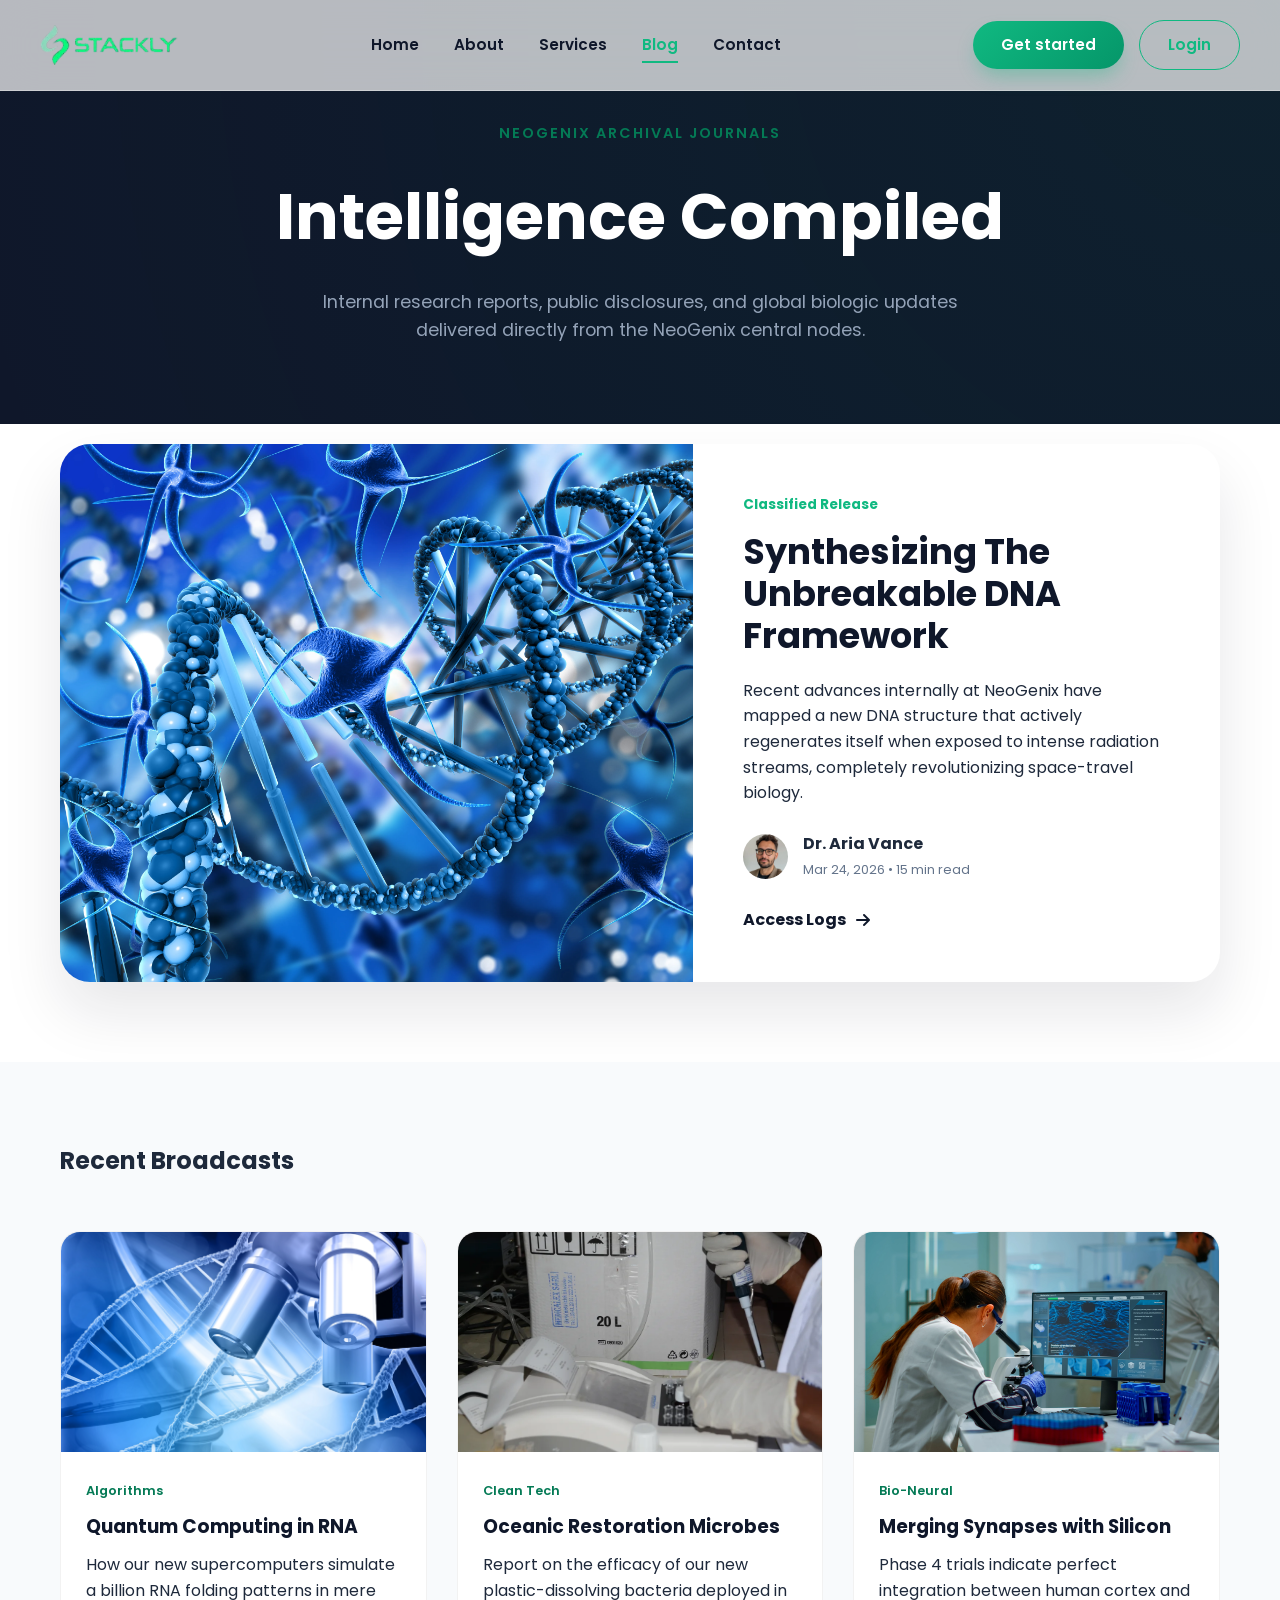
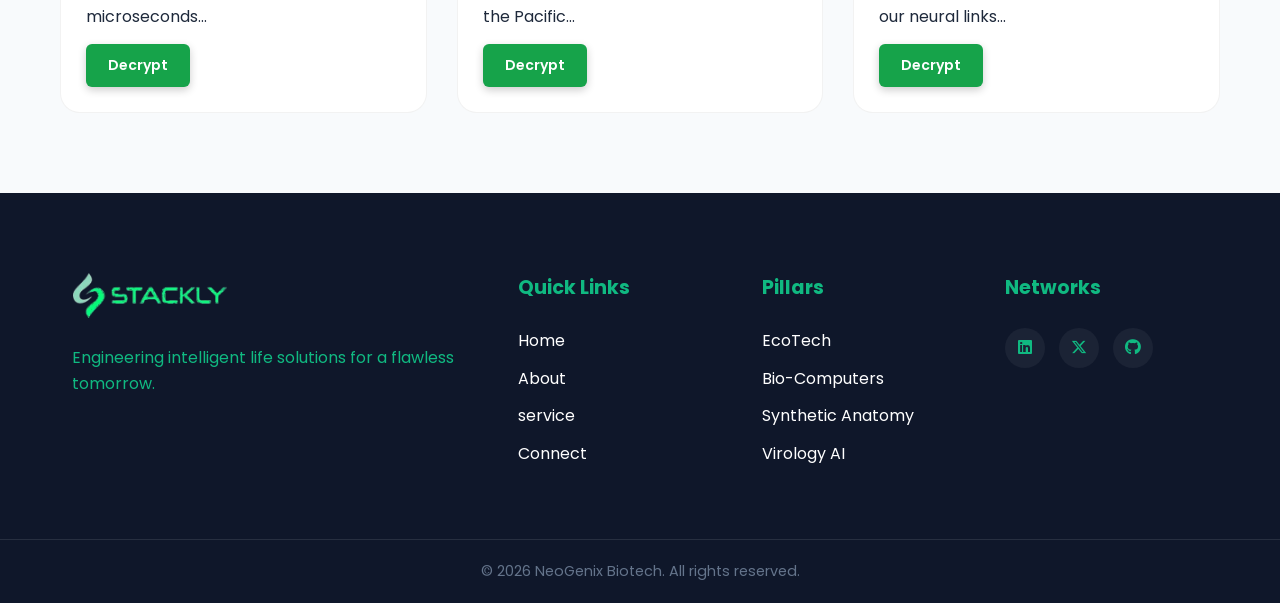
<file: blog.html>
<!DOCTYPE html>
<html lang="en">

<head>
    <meta charset="UTF-8">
    <meta name="viewport" content="width=device-width, initial-scale=1.0">
    <title>stackly</title>
    <link rel="stylesheet" href="blog.css">
    <link rel="stylesheet" href="https://cdnjs.cloudflare.com/ajax/libs/font-awesome/6.5.0/css/all.min.css">
    <link
        href="https://fonts.googleapis.com/css2?family=Outfit:wght@300;400;500;600;700;800&family=Poppins:wght@300;400;500;600;700&display=swap"
        rel="stylesheet">
    <link rel="stylesheet" href="global-navbar.css">
</head>

<body>
    <header class="navbar">

        <div class="nav-container">

            <!-- LOGO -->
            <div class="logo">
                <a href="index.html">
                    <img src="assets/logo-new (1).webp" alt="" class="logo-img">
                </a>
            </div>

            <!-- NAV -->
            <nav>
                <ul class="nav-menu" id="navMenu">
                    <li><a href="index.html" class="active">Home</a></li>
                    <li><a href="about.html">About</a></li>
                    <li><a href="services.html">Services</a></li>
                    <li><a href="blog.html">Blog</a></li>
                    <li><a href="contact.html">Contact</a></li>

                    <li class="mobile-login">
                        <a href="login.html#signup" class="btn-primary">Get started</a>
                        <a href="login.html" class="btn-secondary">Login</a>
                    </li>
                </ul>
            </nav>

            <div class="nav-actions">
                <a href="login.html#signup" class="btn-primary">Get started</a>
                <a href="login.html" class="btn-secondary">Login</a>
            </div>


            <div class="nav-toggle" id="navToggle">
                <span></span>
                <span></span>
                <span></span>
            </div>

        </div>

    </header>




    <section class="blog-hero">
        <div class="container">
            <span class="tagline">NeoGenix Archival Journals</span>
            <h1>Intelligence <span class="gradient-text">Compiled</span></h1>
            <p>Internal research reports, public disclosures, and global biologic updates delivered directly from the
                NeoGenix central nodes.</p>
        </div>
    </section>

    <section class="featured-section">
        <div class="container">
            <div class="featured-card reveal">
                <div class="featured-img reveal-left">
                    <img src="assets/Quantum.webp" alt="CRISPR Update">
                </div>
                <div class="featured-content reveal-right">
                    <span class="category">Classified Release</span>
                    <h2>Synthesizing The Unbreakable DNA Framework</h2>
                    <p>Recent advances internally at NeoGenix have mapped a new DNA structure that actively regenerates
                        itself when exposed to intense radiation streams, completely revolutionizing space-travel
                        biology.</p>
                    <div class="author">
                        <img src="assets/uifaces-popular-avatar (6).webp" alt="Author">
                        <div>
                            <strong>Dr. Aria Vance</strong><br>
                            <span style="font-size: 0.8rem; color: var(--muted)">Mar 24, 2026 • 15 min read</span>
                        </div>
                    </div>
                    <a href="404.html" class="read-btn">Access Logs <i class="fa-solid fa-arrow-right"></i></a>
                </div>
            </div>
        </div>
    </section>

    <section class="blog-grid-section">
        <div class="container">
            <div class="grid-header reveal">
                <h2>Recent Broadcasts</h2>
            </div>
            <div class="article-grid">
                <article class="post-card reveal">
                    <div class="post-thumb">
                        <img src="assets/microscope-dna.webp" alt="AI Logic">
                    </div>
                    <div class="post-data">
                        <span class="post-cat">Algorithms</span>
                        <h3>Quantum Computing in RNA</h3>
                        <p>How our new supercomputers simulate a billion RNA folding patterns in mere microseconds...
                        </p>
                        <a href="404.html" class="post-link">Decrypt</a>
                    </div>
                </article>
                <article class="post-card reveal">
                    <div class="post-thumb">
                        <img src="assets/img_lab.webp" alt="Lab Work">
                    </div>
                    <div class="post-data">
                        <span class="post-cat">Clean Tech</span>
                        <h3>Oceanic Restoration Microbes</h3>
                        <p>Report on the efficacy of our new plastic-dissolving bacteria deployed in the Pacific...</p>
                        <a href="404.html" class="post-link">Decrypt</a>
                    </div>
                </article>
                <article class="post-card reveal">
                    <div class="post-thumb">
                        <img src="assets/Precision.webp" alt="Neural Link">
                    </div>
                    <div class="post-data">
                        <span class="post-cat">Bio-Neural</span>
                        <h3>Merging Synapses with Silicon</h3>
                        <p>Phase 4 trials indicate perfect integration between human cortex and our neural links...</p>
                        <a href="404.html" class="post-link">Decrypt</a>
                    </div>
                </article>



            </div>
        </div>
    </section>

    <footer class="footer">
        <div class="footer-container">
            <div class="footer-col">
                <a href="index.html" style="display: block; margin-bottom: 20px;">
                    <img src="assets/logo-new (1).webp" alt="" style="height: 45px; width: auto;">
                </a>
                Engineering intelligent life solutions for a flawless tomorrow.
                </p>
            </div>

            <div class="footer-col">
                <h4>Quick Links</h4>
                <ul>
                    <li><a href="index.html">Home</a></li>
                    <li><a href="about.html">About</a></li>
                    <li><a href="services.html">service</a></li>
                    <li><a href="contact.html">Connect</a></li>
                </ul>
            </div>

            <div class="footer-col">
                <h4>Pillars</h4>
                <ul>
                    <li><a href="404.html">EcoTech</a></li>
                    <li><a href="404.html">Bio-Computers</a></li>
                    <li><a href="404.html">Synthetic Anatomy</a></li>
                    <li><a href="404.html">Virology AI</a></li>
                </ul>
            </div>

            <div class="footer-col">
                <h4>Networks</h4>
                <div class="social-links">
                    <a href="404.html"><i class="fab fa-linkedin"></i></a>
                    <a href="404.html"><i class="fab fa-x-twitter"></i></a>
                    <a href="404.html"><i class="fab fa-github"></i></a>
                </div>
            </div>
        </div>
        <div class="footer-bottom">
            <p>&copy; 2026 NeoGenix Biotech. All rights reserved.</p>
        </div>
    </footer>

    <script src="script.js"></script>
    <script>
        const observerOptions = { threshold: 0.15 };
        const observer = new IntersectionObserver((entries) => {
            entries.forEach(entry => {
                if (entry.isIntersecting) {
                    entry.target.classList.add('active');
                }
            });
        }, observerOptions);

        document.querySelectorAll('.reveal, .reveal-left, .reveal-right').forEach(el => {
            observer.observe(el);
        });
    </script>
</body>

</html>
</file>
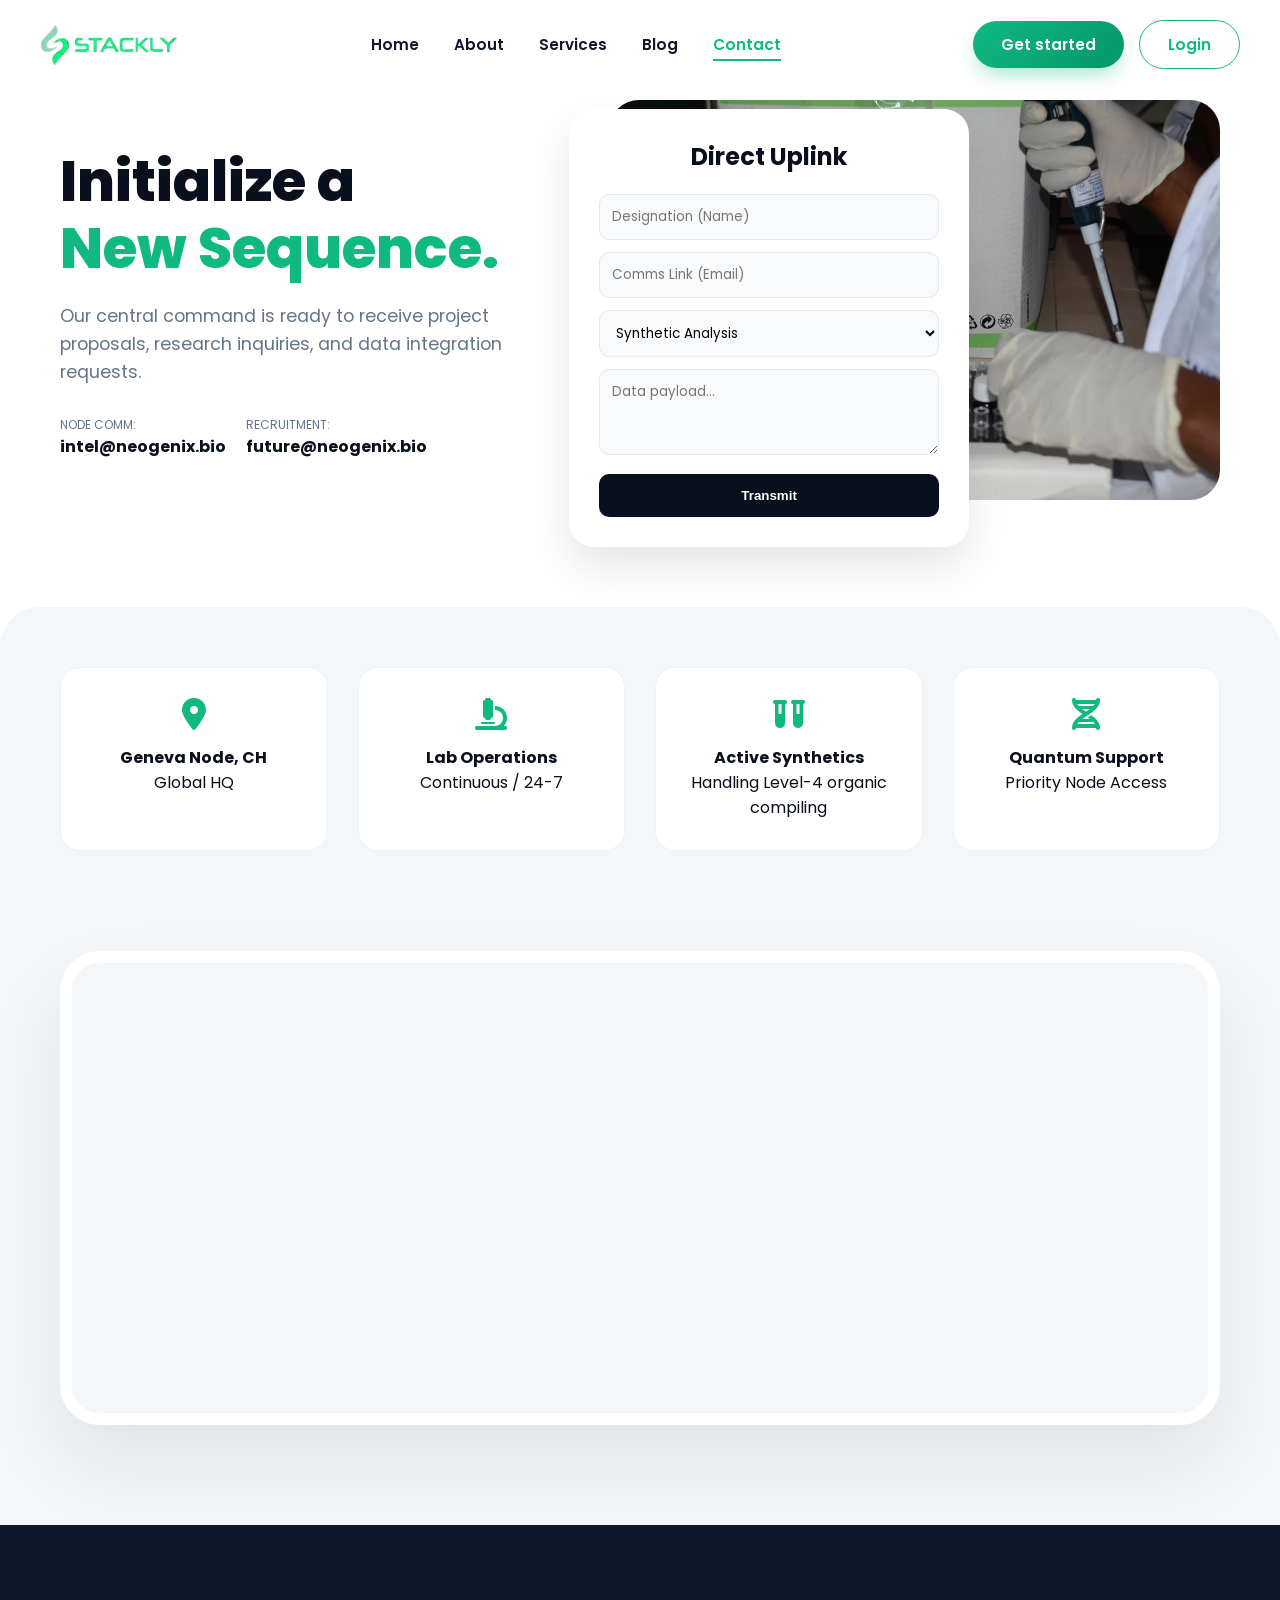
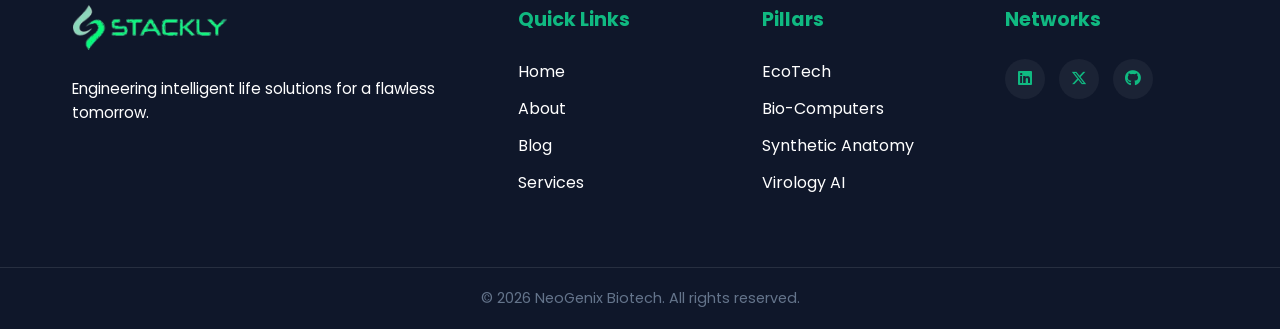
<file: contact.html>
<!DOCTYPE html>
<html lang="en">

<head>
    <meta charset="UTF-8">
    <meta name="viewport" content="width=device-width, initial-scale=1.0">
    <title>stackly</title>
    <link rel="stylesheet" href="https://cdnjs.cloudflare.com/ajax/libs/font-awesome/6.5.0/css/all.min.css">
    <link
        href="https://fonts.googleapis.com/css2?family=Outfit:wght@300;400;500;600;700;800&family=Poppins:wght@300;400;500;600;700&display=swap"
        rel="stylesheet">
    <link rel="stylesheet" href="contact.css">

    <link rel="stylesheet" href="global-navbar.css">
</head>

<body>
    <header class="navbar">

        <div class="nav-container">

            <!-- LOGO -->
            <div class="logo">
                <a href="index.html" style="text-decoration: none;">
                    <img src="assets/logo-new (1).webp" alt="" class="logo-img">
                </a>
            </div>
            <!-- NAV -->
            <nav>
                <ul class="nav-menu" id="navMenu">
                    <li><a href="index.html">Home</a></li>
                    <li><a href="about.html">About</a></li>
                    <li><a href="services.html">Services</a></li>
                    <li><a href="blog.html">Blog</a></li>
                    <li><a href="contact.html">Contact</a></li>

                    <li class="mobile-login">
                        <a href="login.html#signup" class="btn-primary">Get started</a>
                        <a href="login.html" class="btn-secondary">Login</a>
                    </li>
                </ul>
            </nav>

            <div class="nav-actions">
                <a href="login.html#signup" class="btn-primary">Get started</a>
                <a href="login.html" class="btn-secondary">Login</a>
            </div>


            <div class="nav-toggle" id="navToggle">
                <span></span>
                <span></span>
                <span></span>
            </div>

        </div>

    </header>




    <main class="main-contact">
        <section class="contact-upper">
            <div class="container">
                <div class="split-layout">
                    <div class="content-side reveal">
                      
                        <h1 class="main-title">Initialize a <br><span>New Sequence.</span></h1>
                        <p class="desc">Our central command is ready to receive project proposals, research inquiries,
                            and data integration requests.</p>
                        <div class="quick-links">
                            <div class="q-box"><span>Node Comm:</span><strong>intel@neogenix.bio</strong></div>
                            <div class="q-box"><span>Recruitment:</span><strong>future@neogenix.bio</strong></div>
                        </div>
                    </div>

                    <div class="visual-side reveal">
                        <div class="image-wrapper">
                            <img src="assets/img_lab.webp" alt="NeoGenix Lab">
                            <div class="floating-contact-card">
                                <h3>Direct Uplink</h3>
                                <form id="premiumForm" action="404.html">
                                    <input type="text" placeholder="Designation (Name)" required>
                                    <input type="email" placeholder="Comms Link (Email)" required>
                                    <select>
                                        <option>Synthetic Analysis</option>
                                        <option>Virology Modeling</option>
                                    </select>
                                    <textarea placeholder="Data payload..." rows="3" required></textarea>
                                    <button class="prime-btn">Transmit</button>
                                </form>
                            </div>
                        </div>
                    </div>
                </div>
            </div>
        </section>

        <section class="contact-lower reveal">
            <div class="container">
                <div class="details-grid">
                    <div class="detail-card"><i class="fa-solid fa-location-dot"></i>
                        <h4>Geneva Node, CH</h4>
                        <p>Global HQ</p>
                    </div>
                    <div class="detail-card"><i class="fa-solid fa-microscope"></i>
                        <h4>Lab Operations</h4>
                        <p>Continuous / 24-7</p>
                    </div>
                    <div class="detail-card">
                        <i class="fa-solid fa-vials"></i>
                        <h4>Active Synthetics</h4>
                        <p>Handling Level-4 organic compiling</p>
                    </div>
                    <div class="detail-card"><i class="fa-solid fa-dna"></i>
                        <h4>Quantum Support</h4>
                        <p>Priority Node Access</p>
                    </div>
                </div>
            </div>
        </section>
        <section class="premium-map-section reveal">
            <div class="container">
                <div class="map-wrapper">
                    <iframe src="https://www.google.com/maps?q=Geneva,+Switzerland&output=embed" width="100%"
                        height="450" style="border:0;" allowfullscreen="" loading="lazy"
                        referrerpolicy="no-referrer-when-downgrade">
                    </iframe>
                </div>
            </div>
        </section>
    </main>

    <footer class="footer">
        <div class="footer-container">
            <div class="footer-col">
                <a href="index.html" style="display: block; margin-bottom: 20px;">
                    <img src="assets/logo-new (1).webp" alt="" style="height: 45px; width: auto;">
                </a>
                <p class="footer-desc">
                    Engineering intelligent life solutions for a flawless tomorrow.
                </p>
            </div>

            <div class="footer-col">
                <h4>Quick Links</h4>
                <ul>
                    <li><a href="index.html">Home</a></li>
                    <li><a href="about.html">About</a></li>
                    <li><a href="blog.html">Blog</a></li>
                    <li><a href="services.html">Services</a></li>
                </ul>
            </div>

            <div class="footer-col">
                <h4>Pillars</h4>
                <ul>
                    <li><a href="404.html">EcoTech</a></li>
                    <li><a href="404.html">Bio-Computers</a></li>
                    <li><a href="404.html">Synthetic Anatomy</a></li>
                    <li><a href="404.html">Virology AI</a></li>
                </ul>
            </div>

            <div class="footer-col">
                <h4>Networks</h4>
                <div class="social-links">
                    <a href="404.html"><i class="fab fa-linkedin"></i></a>
                    <a href="404.html"><i class="fab fa-x-twitter"></i></a>
                    <a href="404.html"><i class="fab fa-github"></i></a>
                </div>
            </div>
        </div>
        <div class="footer-bottom">
            <p>&copy; 2026 NeoGenix Biotech. All rights reserved.</p>
        </div>
    </footer>

    <script src="script.js"></script>
    <script>
        const observer = new IntersectionObserver((entries) => {
            entries.forEach(entry => {
                if (entry.isIntersecting) entry.target.classList.add('active');
            });
        }, { threshold: 0.1 });

        document.querySelectorAll('.reveal').forEach(el => observer.observe(el));
    </script>
</body>

</html>
</file>
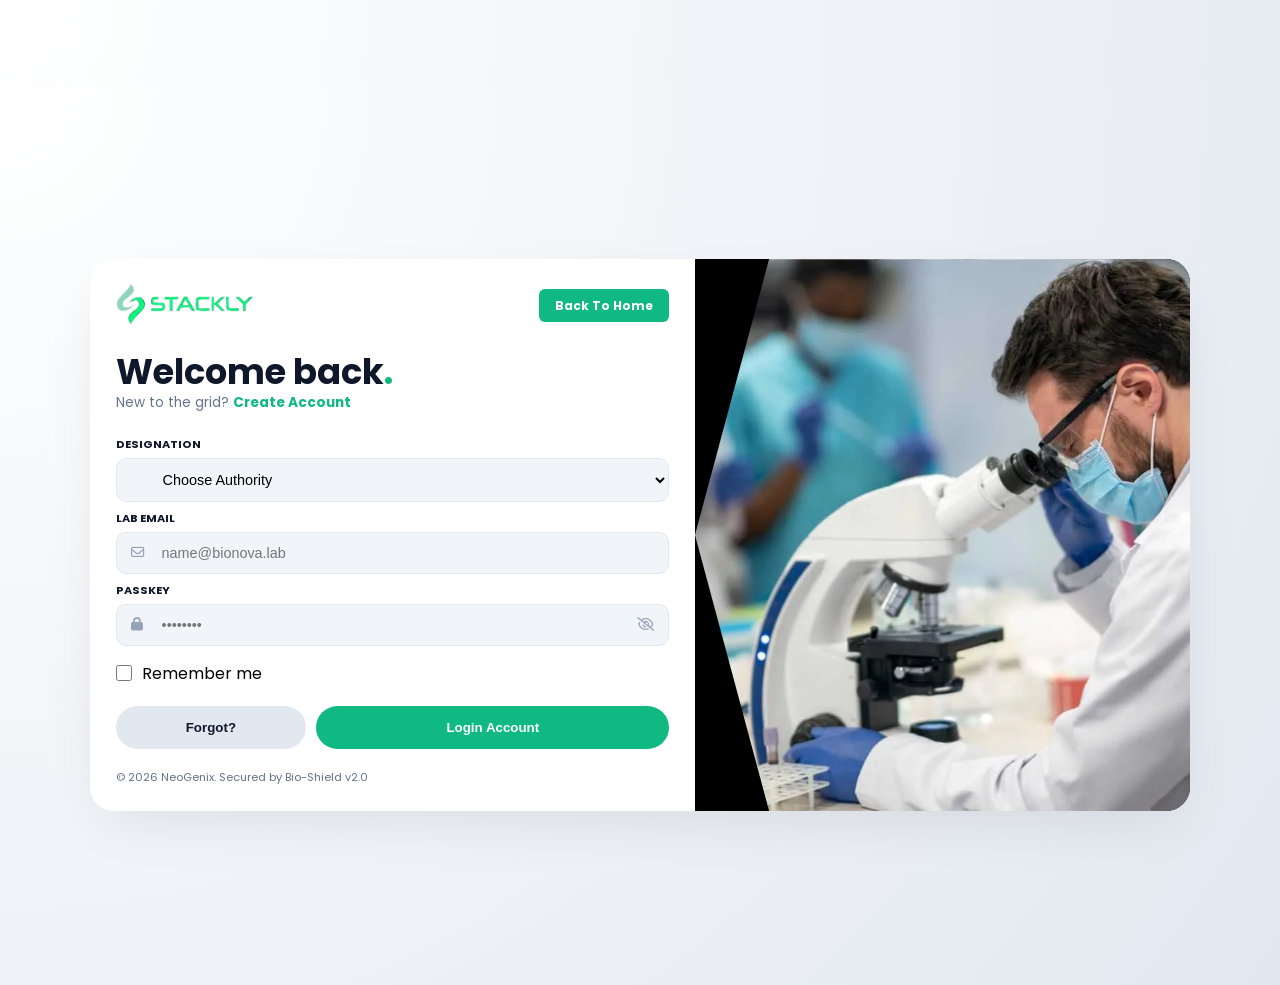
<file: login.html>
<!DOCTYPE html>
<html lang="en">

<head>
    <meta charset="UTF-8">
    <meta name="viewport" content="width=device-width, initial-scale=1.0">
    <title>Stackly</title>
    <link rel="stylesheet" href="login.css">
    <link rel="stylesheet" href="https://cdnjs.cloudflare.com/ajax/libs/font-awesome/6.5.0/css/all.min.css">
    <link href="https://fonts.googleapis.com/css2?family=Poppins:wght@300;400;500;600;700&display=swap"
        rel="stylesheet">
    <style>
        /* --- EXACT FIX FOR THE EYE ICON --- */
        /* --- THE ULTIMATE OVERLAY FIX --- */
        /* --- CSS FIX FOR ICON ALIGNMENT --- */
        .input-wrapper {
            position: relative !important;
            width: 100% !important;
            display: block !important;
            /* Forces input and icons to layer */
        }

        .input-wrapper input {
            width: 100% !important;
            padding-left: 45px !important;
            /* Space for Lock Icon */
            padding-right: 45px !important;
            /* Space for Eye Icon */
            box-sizing: border-box !important;
        }

        /* Lock Icon (Left Side) */
        .input-wrapper i.fa-lock {
            position: absolute !important;
            left: 15px !important;
            top: 50% !important;
            transform: translateY(-50%) !important;
            color: #94a3b8;
            z-index: 10;
        }

        /* Eye Icon (Right Side Corner) */
        #togglePassword {
            position: absolute !important;
            right: 15px !important;
            /* Forces it to the right corner */
            left: auto !important;
            /* Prevents it from sticking to the left */
            top: 50% !important;
            transform: translateY(-50%) !important;
            color: #94a3b8;
            cursor: pointer !important;
            z-index: 10;
        }

        #togglePassword:hover {
            color: #0ea5e9;
        }

        /* Remember Me Styles */
        .remember-group {
            display: flex;
            align-items: center;
            gap: 10px;
            margin: 15px 0;
        }

        .remember-group input {
            width: 16px;
            height: 16px;
            accent-color: #0ea5e9;
        }
    </style>
    <link rel="stylesheet" href="global-navbar.css">
</head>

<body>



    <main class="app-viewport">
        <div class="auth-card">
            <div class="card-grid">
                <div class="card-left">
                    <header class="card-header">
                        <div class="logo">
                            <a href="index.html">
                                <img src="assets/logo-new (1).webp" alt="Logo">
                            </a>
                        </div>
                        <nav class="header-nav">
                            <a href="index.html" class="home-link">Back To Home</a>
                        </nav>
                    </header>

                    <div class="auth-body">
                        <div class="welcome-text">
                            <h1 id="authTitle">Welcome back<span>.</span></h1>
                            <p class="toggle-text">
                                <span id="toggleMsg">New to the grid?</span>
                                <a href="#" id="toggleAuth">Create Account</a>
                            </p>
                        </div>

                        <form id="authForm" class="compact-form">
                            <div class="field-group" id="nameField" style="display: none;">
                                <label>Full Name</label>
                                <div class="input-wrapper">
                                    <i class="fa-regular fa-user"
                                        style="position: absolute; left: 15px; top: 50%; transform: translateY(-50%); color: #94a3b8;"></i>
                                    <input type="text" id="fullname" placeholder="Enter your name"
                                        style="padding-left: 45px;">
                                </div>
                            </div>

                            <div class="field-group">
                                <label>Designation</label>
                                <div class="select-box">
                                    <select id="userRole" required>
                                        <option value="" disabled selected>Choose Authority</option>
                                        <option value="admin">Administrator</option>
                                        <option value="patient">Patient</option>
                                    </select>
                                </div>
                            </div>

                            <div class="field-group">
                                <label>Lab Email</label>
                                <div class="input-wrapper">
                                    <i class="fa-regular fa-envelope"
                                        style="position: absolute; left: 15px; top: 50%; transform: translateY(-50%); color: #94a3b8;"></i>
                                    <input type="email" id="email" placeholder="name@bionova.lab" required
                                        style="padding-left: 45px;">
                                </div>
                            </div>

                            <div class="field-group">
                                <label>Passkey</label>
                                <div class="input-wrapper">
                                    <i class="fa-solid fa-lock"
                                        style="position: absolute; left: 15px; top: 50%; transform: translateY(-50%); color: #94a3b8;"></i>
                                    <input type="password" id="password" placeholder="••••••••" required
                                        style="padding-left: 45px;">
                                    <i class="fa-regular fa-eye-slash" id="togglePassword"></i>
                                </div>
                            </div>

                            <div class="remember-group">
                                <input type="checkbox" id="rememberMe">
                                <label for="rememberMe">Remember me</label>
                            </div>

                            <div class="form-actions">
                                <button type="button" class="alt-btn"
                                    onclick="window.location.href='404.html'">Forgot?</button>
                                <button type="submit" class="prime-btn" id="submitBtn">
                                    <span>Login Account</span>
                                </button>
                            </div>
                        </form>
                    </div>

                    <footer class="card-footer">
                        <p>© 2026 NeoGenix. Secured by Bio-Shield v2.0</p>
                    </footer>
                </div>

                <div class="card-right">
                    <div class="wave-image"></div>
                </div>
            </div>
        </div>
    </main>

    <script>
        const toggleBtn = document.getElementById('toggleAuth');
        const nameField = document.getElementById('nameField');
        const authTitle = document.getElementById('authTitle');
        const submitBtn = document.getElementById('submitBtn');
        const toggleMsg = document.getElementById('toggleMsg');
        const authForm = document.getElementById('authForm');
        const togglePassword = document.getElementById('togglePassword');
        const passwordInput = document.getElementById('password');

        let isLogin = true;

        toggleBtn.addEventListener('click', (e) => {
            e.preventDefault();
            isLogin = !isLogin;
            if (isLogin) {
                authTitle.innerHTML = "Welcome back<span>.</span>";
                nameField.style.display = "none";
                submitBtn.querySelector('span').innerText = "Login Account";
                toggleMsg.innerText = "New to the grid?";
                toggleBtn.innerText = "Create Account";
            } else {
                authTitle.innerHTML = "Create account<span>.</span>";
                nameField.style.display = "block";
                submitBtn.querySelector('span').innerText = "Register Now";
                toggleMsg.innerText = "Already a member?";
                toggleBtn.innerText = "Log In";
            }
        });

        togglePassword.addEventListener('click', function () {
            const type = passwordInput.getAttribute('type') === 'password' ? 'text' : 'password';
            passwordInput.setAttribute('type', type);
            this.classList.toggle('fa-eye');
            this.classList.toggle('fa-eye-slash');
        });

        authForm.addEventListener('submit', (e) => {
            e.preventDefault();
            login();
        });

        function login() {
            const name = document.getElementById("fullname")?.value || "User";
            const email = document.getElementById("email").value;
            const role = document.getElementById("userRole").value;
            const rememberMe = document.getElementById("rememberMe").checked;

            localStorage.setItem("userName", name);
            localStorage.setItem("userEmail", email);
            localStorage.setItem("userRole", role);
            localStorage.setItem("rememberMe", rememberMe);

            if (role === "admin") {
                window.location.href = "admin-dashboard.html";
            } else if (role === "patient") {
                window.location.href = "user-dashboard.html";
            } else {
                alert("Please select a role");
            }
        }

        // --- HASH-BASED NAVIGATION ---
        function checkHash() {
            const hash = window.location.hash;
            if (hash === '#signup' || hash === '#register') {
                if (isLogin) {
                    toggleBtn.click();
                }
            } else if (hash === '#login') {
                if (!isLogin) {
                    toggleBtn.click();
                }
            }
        }

        window.addEventListener('load', checkHash);
        window.addEventListener('hashchange', checkHash);
    </script>
    <script src="script.js"></script>
</body>

</html>
</file>
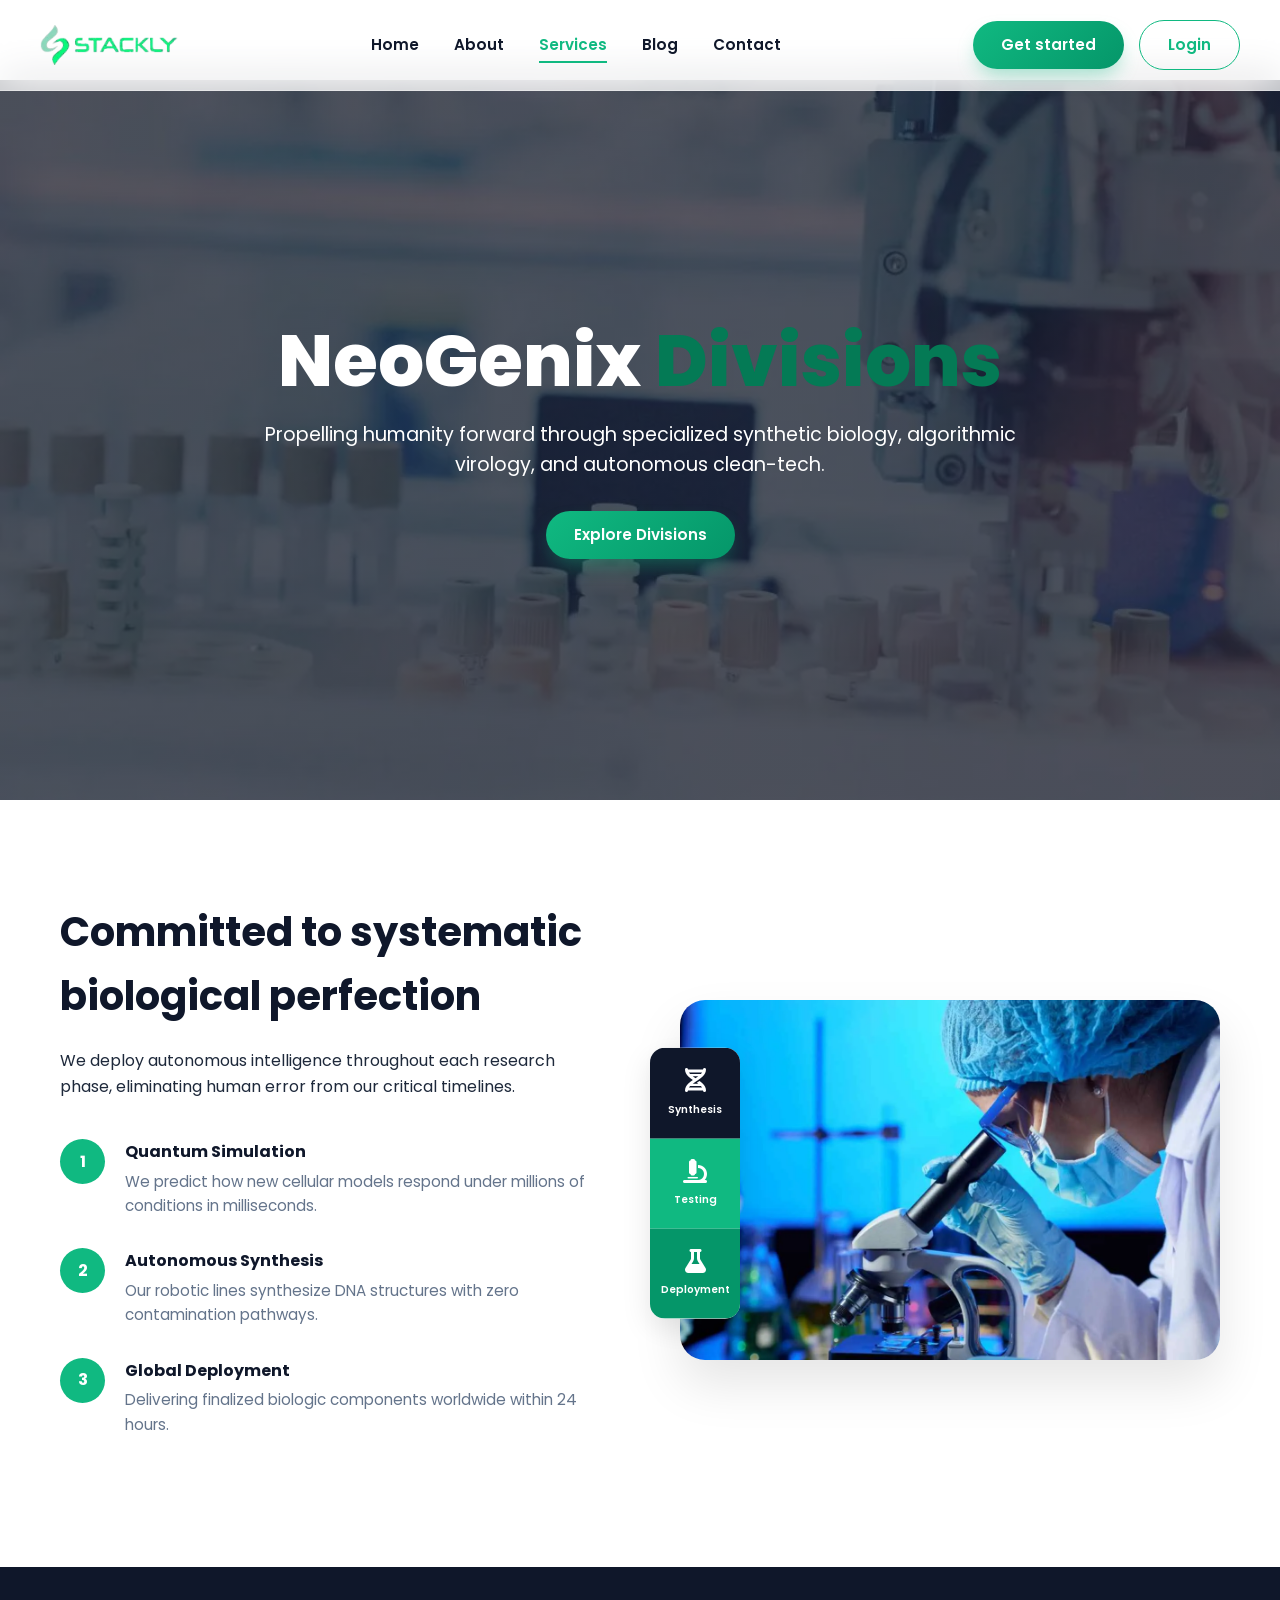
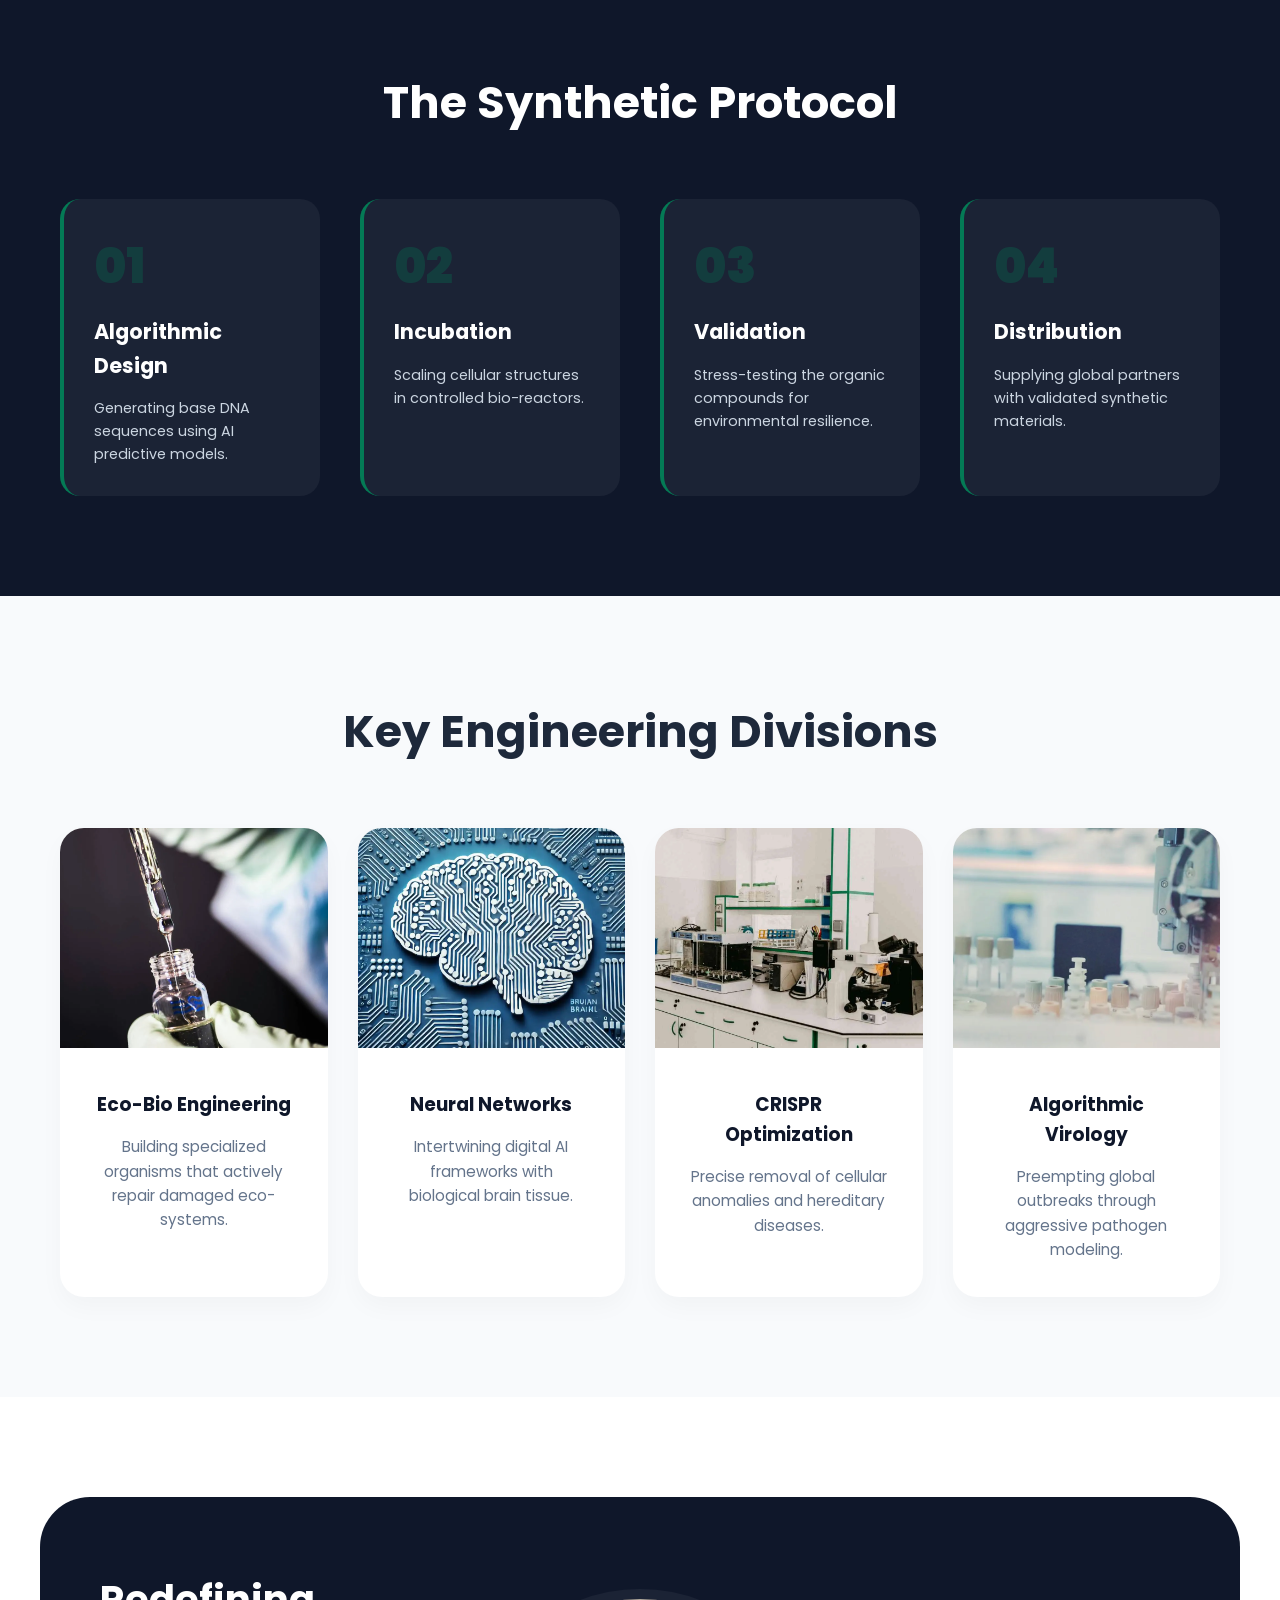
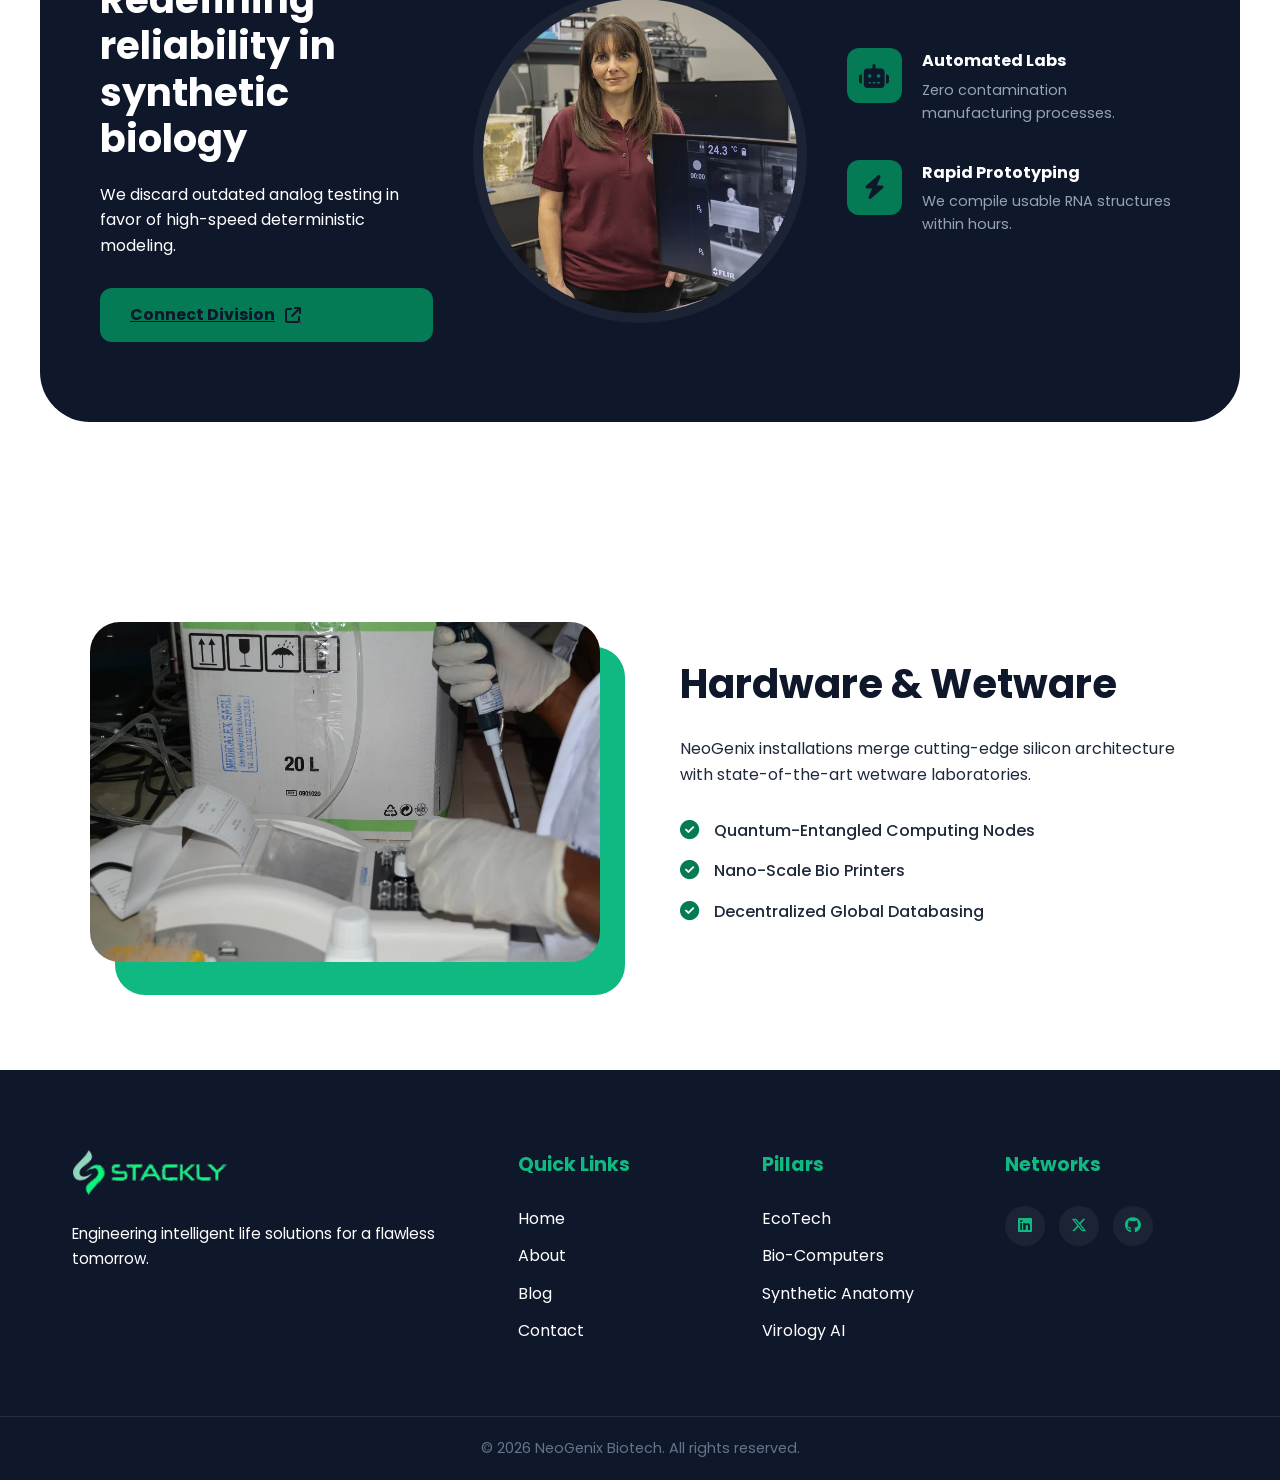
<file: services.html>
<!DOCTYPE html>
<html lang="en">

<head>
    <meta charset="UTF-8">
    <meta name="viewport" content="width=device-width, initial-scale=1.0">
    <title>stackly</title>
    <link rel="stylesheet" href="services.css">
    <link rel="stylesheet" href="https://cdnjs.cloudflare.com/ajax/libs/font-awesome/6.5.0/css/all.min.css">
    <link
        href="https://fonts.googleapis.com/css2?family=Outfit:wght@300;400;500;600;700;800&family=Poppins:wght@300;400;500;600;700&display=swap"
        rel="stylesheet">
    <link rel="stylesheet" href="global-navbar.css">
</head>

<body>
    <header class="navbar">

        <div class="nav-container">

            <!-- LOGO -->
            <div class="logo">
                <a href="index.html">
                    <img src="assets/logo-new (1).webp" alt="" class="logo-img">
                </a>
            </div>

            <!-- NAV -->
            <nav>
                <ul class="nav-menu" id="navMenu">
                    <li><a href="index.html">Home</a></li>
                    <li><a href="about.html">About</a></li>
                    <li><a href="services.html">Services</a></li>
                    <li><a href="blog.html">Blog</a></li>
                    <li><a href="contact.html">Contact</a></li>

                    <li class="mobile-login">
                        <a href="login.html#signup" class="btn-primary">Get started</a>
                        <a href="login.html" class="btn-secondary">Login</a>
                    </li>
                </ul>
            </nav>

            <div class="nav-actions">
                <a href="login.html#signup" class="btn-primary">Get started</a>
                <a href="login.html" class="btn-secondary">Login</a>
            </div>


            <div class="nav-toggle" id="navToggle">
                <span></span>
                <span></span>
                <span></span>
            </div>

        </div>

    </header>




    <section class="services-hero">
        <div class="hero-overlay">
            <div class="hero-content">
                <h1 class="fade-up">NeoGenix <span class="highlight">Divisions</span></h1>
                <p class="fade-up">Propelling humanity forward through specialized synthetic biology, algorithmic
                    virology, and autonomous clean-tech.</p>
                <a href="#core" class="btn-primary fade-up">Explore Divisions</a>
            </div>
        </div>
    </section>

    <section class="section-features reveal">
        <div class="container grid-2">
            <div class="features-text reveal-left">
                <h2>Committed to systematic biological perfection</h2>
                <p>We deploy autonomous intelligence throughout each research phase, eliminating human error from our
                    critical timelines.</p>
                <div class="numbered-list">
                    <div class="n-item">
                        <div class="number">1</div>
                        <div class="n-content">
                            <h4>Quantum Simulation</h4>
                            <p>We predict how new cellular models respond under millions of conditions in milliseconds.
                            </p>
                        </div>
                    </div>
                    <div class="n-item">
                        <div class="number">2</div>
                        <div class="n-content">
                            <h4>Autonomous Synthesis</h4>
                            <p>Our robotic lines synthesize DNA structures with zero contamination pathways.</p>
                        </div>
                    </div>
                    <div class="n-item">
                        <div class="number">3</div>
                        <div class="n-content">
                            <h4>Global Deployment</h4>
                            <p>Delivering finalized biologic components worldwide within 24 hours.</p>
                        </div>
                    </div>
                </div>
            </div>
            <div class="features-visual reveal-right">
                <div class="vertical-sidebar">
                    <div class="v-icon-box navy"><i class="fa-solid fa-dna"></i><span>Synthesis</span></div>
                    <div class="v-icon-box green"><i class="fa-solid fa-microscope"></i><span>Testing</span></div>
                    <div class="v-icon-box green-alt"><i class="fa-solid fa-flask"></i><span>Deployment</span></div>
                </div>
                <img src="assets/lab8.webp" alt="NeoGenix Engineer">
            </div>
        </div>
    </section>

    <section class="research-process reveal">
        <div class="container">
            <h2 class="section-title">The Synthetic Protocol</h2>
            <div class="process-grid">
                <div class="step reveal-up">
                    <span class="step-num">01</span>
                    <h4>Algorithmic Design</h4>
                    <p>Generating base DNA sequences using AI predictive models.</p>
                </div>
                <div class="step reveal-up">
                    <span class="step-num">02</span>
                    <h4>Incubation</h4>
                    <p>Scaling cellular structures in controlled bio-reactors.</p>
                </div>
                <div class="step reveal-up">
                    <span class="step-num">03</span>
                    <h4>Validation</h4>
                    <p>Stress-testing the organic compounds for environmental resilience.</p>
                </div>
                <div class="step reveal-up">
                    <span class="step-num">04</span>
                    <h4>Distribution</h4>
                    <p>Supplying global partners with validated synthetic materials.</p>
                </div>
            </div>
        </div>
    </section>

    <section class="core-services" id="core">
        <div class="container">
            <h2 class="section-title reveal-up">Key Engineering Divisions</h2>
            <div class="services-grid">
                <div class="service-card reveal-up">
                    <div class="card-img"><img src="assets/test-tube.webp" alt="AgriTech"></div>
                    <div class="card-content">

                        <h3>Eco-Bio Engineering</h3>
                        <p>Building specialized organisms that actively repair damaged eco-systems.</p>
                    </div>
                </div>
                <div class="service-card reveal-up">
                    <div class="card-img"><img src="assets/img_future.webp" alt="Neural"></div>
                    <div class="card-content">

                        <h3>Neural Networks</h3>
                        <p>Intertwining digital AI frameworks with biological brain tissue.</p>
                    </div>
                </div>
                <div class="service-card reveal-up">
                    <div class="card-img"><img src="assets/lab4.webp" alt="Gene"></div>
                    <div class="card-content">

                        <h3>CRISPR Optimization</h3>
                        <p>Precise removal of cellular anomalies and hereditary diseases.</p>
                    </div>
                </div>
                <div class="service-card reveal-up">
                    <div class="card-img"><img src="assets/banner.webp" alt="Virology"></div>
                    <div class="card-content">

                        <h3>Algorithmic Virology</h3>
                        <p>Preempting global outbreaks through aggressive pathogen modeling.</p>
                    </div>
                </div>
            </div>
        </div>
    </section>

    <section class="section-why-us reveal">
        <div class="container navy-card">
            <div class="grid-why">
                <div class="why-left reveal-left">
                    
                    <h2>Redefining reliability in synthetic biology</h2>
                    <p>We discard outdated analog testing in favor of high-speed deterministic modeling.</p>
                 <a href="404.html" class="btn-green">
  Connect Division <i class="fa-solid fa-arrow-up-right-from-square"></i>
</a>
                </div>
                <div class="why-center reveal-up">
                    <img src="assets/img_team.webp" alt="Bio Team">
                </div>
                <div class="why-right reveal-right">
                    <div class="why-item">
                        <div class="icon-sq"><i class="fa-solid fa-robot"></i></div>
                        <div>
                            <h4>Automated Labs</h4>
                            <p>Zero contamination manufacturing processes.</p>
                        </div>
                    </div>
                    <div class="why-item">
                        <div class="icon-sq"><i class="fa-solid fa-bolt"></i></div>
                        <div>
                            <h4>Rapid Prototyping</h4>
                            <p>We compile usable RNA structures within hours.</p>
                        </div>
                    </div>
                </div>
            </div>
        </div>
    </section>

    <section class="tech-showcase reveal">
        <div class="tech-container">
            <div class="tech-image reveal-left">
                <img src="assets/img_lab.webp" alt="Clean Room">
                <div class="image-accent"></div>
            </div>
            <div class="tech-info reveal-right">
                <h2 class="title-left">Hardware & Wetware</h2>
                <p>NeoGenix installations merge cutting-edge silicon architecture with state-of-the-art wetware
                    laboratories.</p>
                <ul class="tech-list">
                    <li><i class="fa-solid fa-check-circle"></i> Quantum-Entangled Computing Nodes</li>
                    <li><i class="fa-solid fa-check-circle"></i> Nano-Scale Bio Printers</li>
                    <li><i class="fa-solid fa-check-circle"></i> Decentralized Global Databasing</li>
                </ul>
            </div>
        </div>
    </section>

    <footer class="footer">
        <div class="footer-container">
            <div class="footer-col">
                <a href="index.html" style="display: block; margin-bottom: 20px;">
                    <img src="assets/logo-new (1).webp" alt="NeoGenix Logo" style="height: 45px; width: auto;">
                </a>
                <p class="footer-desc">
                    Engineering intelligent life solutions for a flawless tomorrow.
                </p>
            </div>

            <div class="footer-col">
                <h4>Quick Links</h4>
                <ul>
                    <li><a href="index.html">Home</a></li>
                    <li><a href="about.html">About</a></li>
                    <li><a href="blog.html">Blog</a></li>
                    <li><a href="contact.html">Contact</a></li>
                </ul>
            </div>

            <div class="footer-col">
                <h4>Pillars</h4>
                <ul>
                    <li><a href="404.html">EcoTech</a></li>
                    <li><a href="404.html">Bio-Computers</a></li>
                    <li><a href="404.html">Synthetic Anatomy</a></li>
                    <li><a href="404.html">Virology AI</a></li>
                </ul>
            </div>

            <div class="footer-col">
                <h4>Networks</h4>
                <div class="social-links">
                    <a href="404.html"><i class="fab fa-linkedin"></i></a>
                    <a href="404.html"><i class="fab fa-x-twitter"></i></a>
                    <a href="404.html"><i class="fab fa-github"></i></a>
                </div>
            </div>
        </div>
        <div class="footer-bottom">
            <p>&copy; 2026 NeoGenix Biotech. All rights reserved.</p>
        </div>
    </footer>

    <script src="script.js"></script>
    <script>
        const observer = new IntersectionObserver((entries) => {
            entries.forEach(entry => {
                if (entry.isIntersecting) entry.target.classList.add('active');
            });
        }, { threshold: 0.1 });

        document.querySelectorAll('.reveal-up, .reveal-left, .reveal-right').forEach(el => observer.observe(el));
    </script>
</body>

</html>
</file>
<file: blog.css>
/* --- 1. CORE STYLES & VARIABLES --- */
        :root {
            --primary: #10b981;
            --secondary: #0f172a;
            --accent: #047a55;
            --white: #ffffff;
            --text: #1e293b;
            --muted: #64748b;
            --bg-light: #f8fafc;
            --transition: all 0.6s cubic-bezier(0.4, 0, 0.2, 1);
        }

        * { margin: 0; padding: 0; box-sizing: border-box; }
        body { font-family: 'Poppins', sans-serif; color: var(--text); overflow-x: hidden; line-height: 1.6; }
        .container { max-width: 1200px; margin: 0 auto; padding: 0 20px; }

        /* --- 2. ANIMATION ENGINE (CSS) --- */
        @keyframes fadeInUp {
            from { opacity: 0; transform: translateY(30px); }
            to { opacity: 1; transform: translateY(0); }
        }

        .reveal { opacity: 0; transform: translateY(30px); transition: var(--transition); }
        .reveal-left { opacity: 0; transform: translateX(-50px); transition: var(--transition); }
        .reveal-right { opacity: 0; transform: translateX(50px); transition: var(--transition); }
        
        .active { opacity: 1; transform: translate(0) !important; }

        /* --- NAVBAR (Styles moved to global-navbar.css) --- */
.logo img {
    height: 40px;
    display: block;
}
.btn-primary {
    background: var(--primary);
    color: white;
    padding: 14px 32px;
    border-radius: 8px;
    text-decoration: none;
    font-weight: 600;
    display: inline-block;
    transition: 0.3s ease;
    border: none;
}

.btn-primary:hover {
    background: #059669;
    box-shadow: 0 10px 20px rgba(16, 185, 129, 0.3);
    transform: translateY(-2px);
}
        /* --- 3. HERO SECTION --- */
        .blog-hero {
            padding: 120px 0 80px;
            background: radial-gradient(circle at top right, rgba(4, 122, 85, 0.1), transparent), var(--secondary);
            color: white;
            text-align: center;
        }
        .tagline { color: var(--accent); font-weight: 600; text-transform: uppercase; letter-spacing: 2px; font-size: 0.9rem; animation: fadeInUp 0.8s ease forwards; }
        .blog-hero h1 { font-size: clamp(2.5rem, 6vw, 4rem); margin: 20px 0; animation: fadeInUp 1s ease forwards; opacity: 0; animation-delay: 0.2s; }
        
        .blog-hero p { max-width: 700px; margin: 0 auto; color: #94a3b8; font-size: 1.1rem; animation: fadeInUp 1.2s ease forwards; opacity: 0; animation-delay: 0.4s; }

        /* --- 4. FEATURED SECTION --- */
        .featured-section { padding: 80px 0; margin-top: -60px; }
        .featured-card {
            display: grid;
            grid-template-columns: 1.2fr 1fr;
            background: white;
            border-radius: 30px;
            overflow: hidden;
            box-shadow: 0 30px 60px rgba(15, 23, 42, 0.1);
        }
        .featured-img img { width: 100%; height: 100%; object-fit: cover; transition: 0.6s ease; }
        .featured-card:hover .featured-img img { transform: scale(1.05); }
        .featured-content { padding: 50px; display: flex; flex-direction: column; justify-content: center; }
        .category { color: var(--primary); font-weight: 700; font-size: 0.85rem; margin-bottom: 15px; display: block; }
        .featured-content h2 { font-size: 2.2rem; color: var(--secondary); margin-bottom: 20px; line-height: 1.2; }
        .author { display: flex; align-items: center; gap: 15px; margin: 25px 0; }
        .author img { width: 45px; height: 45px; border-radius: 50%; }
        .read-btn { color: var(--secondary); text-decoration: none; font-weight: 700; display: inline-flex; align-items: center; gap: 10px; transition: 0.3s; }
        .read-btn:hover { color: var(--primary); transform: translateX(5px); }

        /* --- 5. ARTICLE GRID --- */
        .blog-grid-section { padding: 80px 0; background: var(--bg-light); }
        .grid-header { display: flex; justify-content: space-between; align-items: center; margin-bottom: 50px; }
        .filter-pills { display: flex; gap: 10px; }
        .filter-pills button { padding: 10px 20px; border-radius: 50px; border: 1px solid #e2e8f0; background: white; cursor: pointer; transition: 0.3s; font-family: inherit; }
        .filter-pills button.active, .filter-pills button:hover { background: var(--secondary); color: white; border-color: var(--secondary); }

        .article-grid { display: grid; grid-template-columns: repeat(auto-fit, minmax(300px, 1fr)); gap: 30px; }
        .post-card { background: white; border-radius: 20px; overflow: hidden; transition: 0.4s; border: 1px solid rgba(0,0,0,0.05); }
        .post-card:hover { transform: translateY(-10px); box-shadow: 0 20px 40px rgba(0,0,0,0.08); }
        .post-thumb { height: 220px; overflow: hidden; }
        .post-thumb img { width: 100%; height: 100%; object-fit: cover; transition: 0.5s; }
        .post-card:hover .post-thumb img { transform: scale(1.1); }
        .post-data { padding: 25px; }
        .post-cat { color: var(--accent); font-weight: 600; font-size: 0.8rem; }
        .post-data h3 { margin: 10px 0; color: var(--secondary); }
        .post-link { text-decoration: none; color: var(--primary); font-weight: 600; font-size: 0.9rem; margin-top: 15px; display: inline-block; }

        /* --- 6. NEWSLETTER --- */
        .newsletter { padding: 100px 0; }
        .newsletter-box { background: var(--secondary); padding: 60px; border-radius: 40px; text-align: center; color: white; position: relative; overflow: hidden; }
        .newsletter-box h3 { font-size: 2.5rem; margin-bottom: 15px; }
        .subscribe-form { display: flex; max-width: 500px; margin: 30px auto 0; gap: 10px; }
        .subscribe-form input { flex: 1; padding: 15px 25px; border-radius: 12px; border: none; outline: none; }
        .subscribe-form button { background: var(--accent); color: var(--secondary); padding: 0 30px; border-radius: 12px; font-weight: 700; border: none; cursor: pointer; transition: 0.3s; }
        .subscribe-form button:hover { transform: scale(1.05); background: #26c4af; }

        .blog-footer { text-align: center; padding: 40px; color: var(--muted); border-top: 1px solid #eee; }

        /* --- RESPONSIVE --- */
        @media (max-width: 992px) {
            .featured-card { grid-template-columns: 1fr; }
            .grid-header { flex-direction: column; gap: 20px; text-align: center; }
            .article-grid { grid-template-columns: 1fr; }
        }
        /* Footer */


.footer {
    background-color: var(--secondary);
    color: var(--primary);
    padding: 80px 0 20px;

}

.footer-container {
    max-width: 1200px;
    margin: 0 auto;
    display: grid;
    grid-template-columns: 2fr 1fr 1fr 1fr;
    gap: 40px;
    padding: 0 2rem;
}

.footer-logo {
    height: 40px;
    margin-bottom: 20px;
}

.footer-desc {
    color: var(--white);
    line-height: 1.6;
    font-size: 0.95rem;
}

.footer-col h4 {
    font-size: 1.2rem;
    margin-bottom: 25px;
    position: relative;
}

/* Accent line under headings */
.footer-col h4::after {
    content: '';
    position: absolute;
    left: 0;
    bottom: -8px;
    width: 30px;
    height: 2px;
    background: var(--primary-color);
}

.footer-col ul {
    list-style: none;
}

.footer-col ul li {
    margin-bottom: 12px;
}

.footer-col ul li a {
    color: var(--white);
    text-decoration: none;
    transition: var(--transition);
    display: inline-block;
}

.footer-col ul li a:hover {
    color: var(--primary-color);
    transform: translateX(8px); /* Sliding animation on hover */
}

/* Social Icons */
.social-links a {
    display: inline-block;
    height: 40px;
    width: 40px;
    background: rgba(255,255,255,0.05);
    margin-right: 10px;
    text-align: center;
    line-height: 40px;
    border-radius: 50%;
    color: var(--text-color);
    transition: var(--transition);
}

.social-links a:hover {
    background: var(--primary-color);
    transform: translateY(-5px);
}

/* Newsletter Input */
.newsletter {
    margin-top: 25px;
    display: flex;
}

.newsletter input {
    padding: 10px;
    border: none;
    border-radius: 4px 0 0 4px;
    outline: none;
    width: 100%;
}

.newsletter button {
    background: var(--primary-color);
    color: white;
    border: none;
    padding: 0 15px;
    border-radius: 0 4px 4px 0;
    cursor: pointer;
    transition: var(--transition);
}

.newsletter button:hover {
    background: var(--hover-color);
}

.footer-bottom {
    text-align: center;
    margin-top: 60px;
    padding-top: 20px;
    border-top: 1px solid rgba(255,255,255,0.1);
    color: var(--text-muted);
    font-size: 0.9rem;
}

/* Responsive Logic */
@media (max-width: 992px) {
    .footer-container {
        grid-template-columns: 1fr 1fr;
    }
}

@media (max-width: 576px) {
    .footer-container {
        grid-template-columns: 1fr;
        text-align: center;
    }
    
    .footer-col h4::after {
        left: 50%;
        transform: translateX(-50%);
    }

    .footer-col ul li a:hover {
        transform: translateY(-3px);
    }
}
  
.post-link {
  display: inline-block;
  padding: 10px 22px;
  background: #16a34a;
  color: #fff;
  font-size: 14px;
  font-weight: 600;
  text-decoration: none;
  border-radius: 6px;
  transition: all 0.3s ease;
  box-shadow: 0 3px 8px rgba(0,0,0,0.2);
}

.post-link:hover {
  background: #15803d;
  transform: translateY(-2px);
  box-shadow: 0 5px 12px rgba(0,0,0,0.25);
}
</file>
<file: global-navbar.css>
@import url('https://fonts.googleapis.com/css2?family=Outfit:wght@300;400;500;600;700;800&display=swap');


/* --- GLOBAL NAVBAR STYLES --- */
:root {
    --primary: #10b981;
    --primary-gradient: linear-gradient(135deg, #10b981 0%, #059669 100%);
    --secondary: #0f172a;
    --text-main: #0f172a;
    --text-muted: #64748b;
    --white: #ffffff;
    --glass: rgba(255, 255, 255, 0.7);
    --glass-border: rgba(255, 255, 255, 0.3);
    --shadow: 0 10px 30px rgba(0,0,0,0.05);
    --transition: all 0.3s cubic-bezier(0.16, 1, 0.3, 1);
}

.navbar {
    position: fixed;
    top: 0;
    left: 0;
    width: 100%;
    z-index: 9999;
    background: var(--glass);
    backdrop-filter: blur(20px);
    -webkit-backdrop-filter: blur(20px);
    border-bottom: 1px solid var(--glass-border);
    transition: var(--transition);
}

.navbar.scrolled {
    background: rgba(255, 255, 255, 0.95);
    box-shadow: var(--shadow);
    padding: 0;
}

.nav-container {
    max-width: 1300px;
    margin: 0 auto;
    padding: 15px 30px;
    display: flex;
    justify-content: space-between;
    align-items: center;
    transition: var(--transition);
}

.logo img {
    height: 40px;
    width: auto;
    display: block;
}

/* Base Nav Menu (Mobile Hidden Default) */
.nav-menu {
    position: fixed;
    top: 0;
    right: -100%;
    width: 300px;
    height: 100vh;
    background: rgba(255, 255, 255, 0.98);
    flex-direction: column;
    justify-content: center;
    align-items: center;
    box-shadow: -10px 0 30px rgba(0,0,0,0.1);
    transition: right 0.4s cubic-bezier(0.16, 1, 0.03, 1);
    padding: 40px;
    list-style: none;
    display: flex;
    gap: 30px;
    z-index: 10001;
}

.nav-menu.active {
    right: 0;
}

.nav-menu li {
    width: 100%;
    text-align: center;
}

.nav-menu a {
    text-decoration: none;
    color: var(--secondary);
    font-weight: 600;
    font-size: 1.1rem;
    position: relative;
    padding: 10px 0;
    display: block;
    transition: var(--transition);
}

.nav-menu a:hover, .nav-menu li a.active {
    color: var(--primary);
}

/* Hide mobile login on desktop */
.mobile-login {
    display: flex;
    width: 100%;
    flex-direction: column;
    gap: 15px;
    margin-top: 20px;
}

/* Nav Actions (Desktop Buttons) */
.nav-actions {
    display: none;
    gap: 15px;
    align-items: center;
}

/* Buttons */
.btn-primary {
    background: var(--primary-gradient);
    color: var(--white);
    padding: 12px 28px;
    border-radius: 50px;
    text-decoration: none;
    font-weight: 600;
    font-size: 0.95rem;
    border: none;
    cursor: pointer;
    transition: var(--transition);
    box-shadow: 0 10px 20px -5px rgba(16, 185, 129, 0.4);
    display: inline-block;
    text-align: center;
}

.btn-primary:hover {
    transform: translateY(-2px);
    box-shadow: 0 15px 25px -5px rgba(16, 185, 129, 0.5);
    color: #fff;
}

.btn-secondary {
    background: transparent;
    color: var(--primary);
    padding: 12px 28px;
    border-radius: 50px;
    text-decoration: none;
    font-weight: 600;
    font-size: 0.95rem;
    border: 1px solid var(--primary);
    cursor: pointer;
    transition: var(--transition);
    display: inline-block;
    text-align: center;
}

.btn-secondary:hover {
    background: rgba(16, 185, 129, 0.05);
    transform: translateY(-2px);
}

/* Nav Toggle (Burger Icon) */
.nav-toggle {
    display: flex;
    flex-direction: column;
    gap: 6px;
    cursor: pointer;
    z-index: 10002;
    padding: 5px;
}

.nav-toggle span {
    width: 30px;
    height: 3px;
    background-color: var(--secondary);
    border-radius: 3px;
    transition: var(--transition);
}

/* Burger Animation */
.nav-toggle.active span:nth-child(1) {
    transform: translateY(9px) rotate(45deg);
}

.nav-toggle.active span:nth-child(2) {
    opacity: 0;
}

.nav-toggle.active span:nth-child(3) {
    transform: translateY(-9px) rotate(-45deg);
}

/* Desktop Styles */
@media (min-width: 992px) {
    .nav-toggle {
        display: none;
    }

    .nav-menu {
        position: static;
        width: auto;
        height: auto;
        background: transparent;
        flex-direction: row;
        box-shadow: none;
        padding: 0;
        right: 0;
        gap: 35px;
    }

    .nav-menu li {
        width: auto;
    }

    .nav-menu a {
        font-size: 0.95rem;
        padding: 0;
        display: inline-block;
    }

    .nav-menu a::after {
        content: '';
        position: absolute;
        width: 0;
        height: 2px;
        bottom: -5px;
        left: 0;
        background: var(--primary);
        transition: width 0.3s ease;
    }

    .nav-menu a:hover::after, .nav-menu a.active::after {
        width: 100%;
    }

    .nav-actions {
        display: flex;
    }

    .mobile-login {
        display: none;
    }

    .nav-container {
        padding: 20px 40px;
    }

    .navbar.scrolled .nav-container {
        padding: 15px 40px;
    }
}

/* Mobile Adjustments for Small Screens */
@media (max-width: 480px) {
    .nav-menu {
        width: 100%;
    }
    
    .nav-container {
        padding: 15px 20px;
    }
}

/* Dashboard & Page Spacing Adjustments */
.dashboard-wrapper, .error-page-light, .app-viewport {
    margin-top: 70px;
}

@media (min-width: 992px) {
    .dashboard-wrapper, .error-page-light, .app-viewport {
        margin-top: 85px;
    }
}
</file>
<file: contact.css>
:root {
            --primary: #0561fc;
            --dark: #0a0f1d;
            --white: #ffffff;
            --gray: #f4f7fa;
            --text-muted: #6b7280;
            --transition: all 0.5s cubic-bezier(0.4, 0, 0.2, 1);
        }
        :root {
    --primary: #10b981;       /* Electric Blue */
    --primary-dark: #059669;
    --secondary: #0f172a;     /* Deep Slate Navy */
    --accent: #047a55;        /* Biotech Teal */
    --bg-light: #f8fafc;
    --text-main: #1e293b;
    --text-muted: #64748b;
    --white: #ffffff;
    --glass: rgba(255, 255, 255, 0.8);
    --shadow: 0 10px 30px -10px rgba(2, 6, 23, 0.1);
    --transition: all 0.4s cubic-bezier(0.16, 1, 0.3, 1);
}

        * { margin: 0; padding: 0; box-sizing: border-box; }
        body { 
            font-family: 'Poppins', sans-serif; 
            background-color: var(--white); 
            color: var(--dark); 
            overflow-x: hidden; 
        }
        .btn-primary {
    background: var(--primary);
    color: white;
    padding: 12px 28px;
    border-radius: 8px;
    text-decoration: none;
    font-weight: 600;
    transition: var(--transition);
    display: inline-block;
    border: none;
}

.btn-primary:hover {
    background: var(--primary-dark);
    transform: translateY(-3px);
    box-shadow: 0 10px 20px rgba(16, 185, 129, 0.3);
}

        
/* --- NAVBAR (Styles moved to global-navbar.css) --- */
.logo img {
    height: 40px;
    display: block;
}
        .container { max-width: 1200px; margin: 0 auto; padding: 0 20px; width: 100%; }

        /* --- HERO SECTION --- */
        .main-content{
            padding: 100px 0;
        }
        .contact-upper { padding: 100px 0; position: relative; }
        
        /* Fixed: Use flex-wrap to allow stacking on mobile */
        .split-layout { 
            display: flex; 
            align-items: center; 
            gap: 40px; 
            flex-wrap: wrap; 
        }

        .content-side { flex: 1; min-width: 300px; }
        .visual-side { flex: 1.2; position: relative; width: 100%; min-width: 300px; }

        .status-pill {
            display: inline-block;
            background: #e0e7ff;
            color: var(--primary);
            padding: 8px 16px;
            border-radius: 50px;
            font-size: 0.8rem;
            font-weight: 700;
            margin-bottom: 20px;
        }

        .main-title { font-size: clamp(2rem, 5vw, 3.5rem); font-weight: 800; line-height: 1.2; margin-bottom: 20px; }
        .main-title span { color: var(--primary); }
        .desc { font-size: 1.1rem; color: var(--text-muted); margin-bottom: 30px; line-height: 1.6; }

        .quick-links { display: flex; gap: 20px; flex-wrap: wrap; }
        .q-box span { display: block; font-size: 0.75rem; text-transform: uppercase; color: var(--text-muted); }
        .q-box strong { font-size: 1rem; color: var(--dark); }

        /* --- VISUAL SIDE FIXES --- */
        .image-wrapper { 
            position: relative; 
            width: 100%; 
            height: auto; /* Fixed: Auto height for responsiveness */
            min-height: 400px;
            border-radius: 30px; 
            overflow: visible;
        }
        
        .image-wrapper img { 
            width: 100%; 
            height: 400px; 
            object-fit: cover; 
            border-radius: 30px; 
        }

        /* Fixed: Absolute on desktop, Relative on mobile */
        .floating-contact-card {
            background: var(--white);
            padding: 30px;
            border-radius: 25px;
            box-shadow: 0 20px 40px rgba(0,0,0,0.1);
            width: 90%;
            max-width: 400px;
            margin: -100px auto 0; /* Creates overlap on mobile */
            position: relative;
            z-index: 10;
        }

        @media (min-width: 1024px) {
            .contact-upper { padding: 100px 0; }
            .floating-contact-card {
                position: absolute;
                bottom: -40px;
                left: -40px;
                margin: 0;
            }
        }

        .floating-contact-card h3 { margin-bottom: 20px; font-size: 1.5rem; text-align: center; }
        input, select, textarea {
            width: 100%; margin-bottom: 12px; padding: 12px;
            border: 1px solid #e2e8f0; border-radius: 10px;
            background: #f8fafc; font-family: inherit;
        }

        .prime-btn {
            width: 100%; padding: 14px; border: none; border-radius: 10px;
            background: var(--dark); color: white; font-weight: 700;
            cursor: pointer; transition: 0.3s;
        }
        .prime-btn:hover { background: var(--primary); }

        /* --- DETAILS SECTION --- */
        .contact-lower { padding: 60px 0; background: var(--gray); border-radius: 40px 40px 0 0; }
        .details-grid { 
            display: grid; 
            grid-template-columns: repeat(auto-fit, minmax(280px, 1fr)); 
            gap: 20px; 
        }

        .detail-card { 
            background: white; padding: 30px; border-radius: 20px; 
            text-align: center; border: 1px solid #edf2f7;
        }
        .detail-card i { font-size: 2rem; color: var(--primary); margin-bottom: 15px; }

        /* Map Section Styling */
    .premium-map-section {
        padding: 40px 0 100px;
        background-color: var(--gray); /* Matches the lower section background */
    }

    .map-wrapper {
        border-radius: 40px;
        overflow: hidden;
        border: 12px solid var(--white);
        box-shadow: 0 40px 80px rgba(0, 0, 0, 0.08);
        transition: transform 0.4s ease;
    }

    .map-wrapper:hover {
        transform: translateY(-5px);
    }

    .map-wrapper iframe {
        display: block; /* Removes bottom whitespace */
        filter: grayscale(0.2) contrast(1.1); /* Subtle biotech color grading */
    }
    .details-grid{
        display: grid;
        grid-template-columns: repeat(auto-fit, minmax(250px, 1fr));
        gap: 30px;
    }

    /* Animation class (requires the Intersection Observer script from previous steps) */
    .reveal {
        opacity: 0;
        transform: translateY(30px);
        transition: all 0.7s cubic-bezier(0.23, 1, 0.32, 1);
    }

    .reveal.active {
        opacity: 1;
        transform: translateY(0);
    }

    /* Responsive adjustments */
    @media (max-width: 768px) {
        .details-grid{

    display: grid;
    grid-template-columns: repeat(2,  1fr);
    }
        .map-wrapper {
            border-radius: 25px;
            border-width: 8px;
        }
        
        .map-wrapper iframe {
            height: 350px;
        }
    }
    @media (max-width:480px) {
        .details-grid{
            grid-template-columns: 1fr;
        }
    }
    
/* Footer */


.footer {
    background-color: var(--secondary);
    color: var(--primary);
    padding: 80px 0 20px;

}

.footer-container {
    max-width: 1200px;
    margin: 0 auto;
    display: grid;
    grid-template-columns: 2fr 1fr 1fr 1fr;
    gap: 40px;
    padding: 0 2rem;
}

.footer-logo {
    height: 40px;
    margin-bottom: 20px;
}

.footer-desc {
    color: var(--white);
    line-height: 1.6;
    font-size: 0.95rem;
}

.footer-col h4 {
    font-size: 1.2rem;
    margin-bottom: 25px;
    position: relative;
}

/* Accent line under headings */
.footer-col h4::after {
    content: '';
    position: absolute;
    left: 0;
    bottom: -8px;
    width: 30px;
    height: 2px;
    background: var(--primary-color);
}

.footer-col ul {
    list-style: none;
}

.footer-col ul li {
    margin-bottom: 12px;
}

.footer-col ul li a {
    color: var(--white);
    text-decoration: none;
    transition: var(--transition);
    display: inline-block;
}

.footer-col ul li a:hover {
    color: var(--primary-color);
    transform: translateX(8px); /* Sliding animation on hover */
}

/* Social Icons */
.social-links a {
    display: inline-block;
    height: 40px;
    width: 40px;
    background: rgba(255,255,255,0.05);
    margin-right: 10px;
    text-align: center;
    line-height: 40px;
    border-radius: 50%;
    color: var(--text-color);
    transition: var(--transition);
}

.social-links a:hover {
    background: var(--primary-color);
    transform: translateY(-5px);
}

/* Newsletter Input */
.newsletter {
    margin-top: 25px;
    display: flex;
}

.newsletter input {
    padding: 10px;
    border: none;
    border-radius: 4px 0 0 4px;
    outline: none;
    width: 100%;
}

.newsletter button {
    background: var(--primary-color);
    color: white;
    border: none;
    padding: 0 15px;
    border-radius: 0 4px 4px 0;
    cursor: pointer;
    transition: var(--transition);
}

.newsletter button:hover {
    background: var(--hover-color);
}

.footer-bottom {
    text-align: center;
    margin-top: 60px;
    padding-top: 20px;
    border-top: 1px solid rgba(255,255,255,0.1);
    color: var(--text-muted);
    font-size: 0.9rem;
}

/* Responsive Logic */
@media (max-width: 992px) {
    .footer-container {
        grid-template-columns: 1fr 1fr;
    }
}

@media (max-width: 576px) {
    .footer-container {
        grid-template-columns: 1fr;
        text-align: center;
    }
    
    .footer-col h4::after {
        left: 50%;
        transform: translateX(-50%);
    }

    .footer-col ul li a:hover {
        transform: translateY(-3px);
    }
}
        /* --- ANIMATIONS --- */
        .reveal { opacity: 0; transform: translateY(30px); transition: var(--transition); }
        .reveal.active { opacity: 1; transform: translateY(0); }
</file>
<file: login.css>
:root {
    --primary: #2563eb;
    --navy: #0f172a;
    --white: #ffffff;
    --bg-light: #f1f5f9;
    --text-muted: #64748b;
    --aqua: #00ffff;
}

* {
    margin: 0;
    padding: 0;
    box-sizing: border-box;
}

html,
body {
    height: 100%;
    width: 100%;
    font-family: 'Poppins', sans-serif;
    background: radial-gradient(circle at top left, #ffffff 0%, #e2e8f0 100%);
}

.app-viewport {
    min-height: 100vh;
    width: 100%;
    display: flex;
    justify-content: center;
    align-items: center;
    padding: clamp(10px, 2vw, 40px);
}

/* Fluid Card Design */
.auth-card {
    background: var(--white);
    width: 100%;
    max-width: 1100px;
    height: auto;
    max-height: 95vh;
    /* Prevents overflow on desktop */
    border-radius: 24px;
    overflow: hidden;
    box-shadow: 0 20px 60px -15px rgba(0, 0, 0, 0.1);
    display: flex;
}

.card-grid {
    display: grid;
    grid-template-columns: 1.1fr 0.9fr;
    width: 100%;
}

.card-left {
    padding: clamp(10px, 2vw, 30px);
    display: flex;
    flex-direction: column;
    overflow-y: auto;
    /* Scroll internally if content is too tall */
}

/* Header */
.card-header {
    display: flex;
    justify-content: space-between;
    align-items: center;
    margin-bottom: clamp(20px, 3vh, 40px);
}

.logo img {
    height: 45px;
    /* adjust if needed */
    width: auto;
    display: block;
}


.brand {
    display: flex;
    align-items: center;
    gap: 10px;
    color: var(--primary);
    font-weight: 800;
}

.home-link {
    text-decoration: none;
    background-color: #10b981;
    color: #ffffff;
    padding: 8px 16px;
    border-radius: 6px;
    font-size: 0.75rem;
    font-weight: 700;
}

/* Text Sizing */
.welcome-text h1 {
    font-size: clamp(1.5rem, 3vw, 2.2rem);
    color: var(--navy);
    line-height: 1.2;
}

.welcome-text h1 span {
    color: var(--primary);
}

.toggle-text {
    font-size: 0.85rem;
    margin-bottom: clamp(15px, 2.5vh, 30px);
    color: var(--text-muted);
}

.toggle-text a {
    color: var(--primary);
    text-decoration: none;
    font-weight: 700;
}

/* Form Elements */
.field-group {
    margin-bottom: 8px;
}

.field-group label {
    display: block;
    font-size: 0.7rem;
    font-weight: 700;
    text-transform: uppercase;
    color: var(--navy);
    margin-bottom: 5px;
}

.input-wrapper {
    position: relative;
    display: flex;
    align-items: center;
}

.input-wrapper i {
    position: absolute;
    left: 15px;
    color: var(--text-muted);
    font-size: 0.85rem;
}

input,
select {
    width: 100%;
    padding: 12px 15px 12px 42px;
    background: var(--bg-light);
    border: 1px solid #e2e8f0;
    border-radius: 10px;
    font-size: 0.9rem;
    outline: none;
}

.form-actions {
    display: flex;
    gap: 10px;
    margin-top: 20px;
}

.prime-btn {
    flex: 2;
    padding: 14px;
    background: var(--primary);
    color: white;
    border: none;
    border-radius: 50px;
    font-weight: 700;
    cursor: pointer;
}

.alt-btn {
    flex: 1;
    padding: 14px;
    background: #e2e8f0;
    color: var(--navy);
    border: none;
    border-radius: 50px;
    font-weight: 600;
}

/* Visual Side */
.card-right {
    background: #000;
}

.wave-image {
    width: 100%;
    height: 100%;
    background: url(assets/lab5.webp);
    background-size: cover;
    background-position: center;
    clip-path: polygon(15% 0%, 100% 0%, 100% 100%, 15% 100%, 0% 50%);
}

.card-footer {
    margin-top: auto;
    padding-top: 20px;
    font-size: 0.7rem;
    color: var(--text-muted);
}

/* MOBILE RESPONSIVENESS */
@media (max-width: 850px) {
    .app-viewport {
        padding: 10px;
    }

    .auth-card {
        max-height: none;
    }

    .card-grid {
        grid-template-columns: 1fr;
    }

    .card-right {
        display: none;
    }

    /* Hide image on small phones to save space */
    .card-left {
        padding: 30px 20px;
    }

    .form-actions {
        flex-direction: column;
    }
}
</file>
<file: services.css>
/* --- 1. GLOBAL SETTINGS & VARIABLES --- */
:root {
    --primary: #10b981;
    --secondary: #0f172a;
    --accent: #047a55;
    --white: #ffffff;
    --text: #1e293b;
    --muted: #64748b;
    --bg-light: #f8fafc;
 
    --glass: rgba(255, 255, 255, 0.95); 
    --transition: all 0.6s cubic-bezier(0.4, 0, 0.2, 1);
}

html, body {
    overflow-x: hidden;
    width: 100%;
    max-width: 100vw;
}

* {
    margin: 0;
    padding: 0;
    box-sizing: border-box;
    overflow-wrap: break-word; /* Prevents overflow from long words */
}

body {
    font-family: 'Poppins', sans-serif;
    color: var(--text);
    background-color: var(--white);
    line-height: 1.6;
}

.container {
    max-width: 1200px;
    margin: 0 auto;
    padding: 0 20px;
}

/* --- 2. REVEAL ANIMATION ENGINE --- */
.reveal-up { opacity: 0; transform: translateY(50px); transition: var(--transition); }
.reveal-left { opacity: 0; transform: translateX(-50px); transition: var(--transition); }
.reveal-right { opacity: 0; transform: translateX(50px); transition: var(--transition); }

/* Triggered by JavaScript */
.reveal-up.active, 
.reveal-left.active, 
.reveal-right.active { 
    opacity: 1; 
    transform: translate(0); 
}

.fade-up {
    animation: fadeUp 1s ease-out forwards;
    opacity: 0;
}

@keyframes fadeUp {
    from { opacity: 0; transform: translateY(30px); }
    to { opacity: 1; transform: translateY(0); }
}

/* --- NAVBAR (Styles moved to global-navbar.css) --- */
.logo img {
    height: 40px;
    display: block;
}

/* --- 4. HERO SECTION --- */
.services-hero {
    height: 80vh;
    background: linear-gradient(rgba(15, 23, 42, 0.7), rgba(15, 23, 42, 0.7)), 
                url(assets/banner.webp) center/cover no-repeat;
    display: flex;
    align-items: center;
    justify-content: center;
    text-align: center;
    margin-top: 80px;
}

.hero-content {
    max-width: 850px;
    color: var(--white);
    padding: 0 20px;
}

.hero-content h1 {
    font-size: clamp(2.5rem, 8vw, 4.5rem);
    font-weight: 800;
    line-height: 1.1;
    margin-bottom: 20px;
}

.highlight { color: var(--accent); }

.hero-content p {
    font-size: 1.2rem;
    margin-bottom: 30px;
    opacity: 0.9;
}

/* --- 5. SECTION FEATURES & NUMBERED LIST --- */
.section-features { padding: 100px 0; }

.grid-2 {
    display: grid;
    grid-template-columns: 1fr 1fr;
    gap: 80px;
    align-items: center;
}

.features-text h2 {
    font-size: 2.5rem;
    color: var(--secondary);
    margin-bottom: 20px;
}

.numbered-list { margin-top: 40px; }

.n-item {
    display: flex;
    gap: 20px;
    margin-bottom: 30px;
}

.number {
    width: 45px;
    height: 45px;
    background: var(--primary);
    color: white;
    border-radius: 50%;
    display: flex;
    align-items: center;
    justify-content: center;
    font-weight: 700;
    flex-shrink: 0;
}

.n-content h4 { color: var(--secondary); margin-bottom: 5px; }
.n-content p { color: var(--muted); font-size: 0.95rem; }

/* Vertical Sidebar & Visuals */
.features-visual { position: relative; }
.features-visual img { width: 100%; border-radius: 25px; box-shadow: 0 25px 50px rgba(0,0,0,0.1); }

.vertical-sidebar {
    position: absolute;
    left: -30px;
    top: 50%;
    transform: translateY(-50%);
    width: 90px;
    background: var(--white);
    box-shadow: 0 10px 30px rgba(0,0,0,0.1);
    border-radius: 15px;
    overflow: hidden;
    z-index: 5;
}

.v-icon-box {
    padding: 20px 10px;
    text-align: center;
    color: white;
}

.v-icon-box i { font-size: 1.5rem; }
.v-icon-box span { display: block; font-size: 0.65rem; margin-top: 5px; font-weight: 600; }

.navy { background: var(--secondary); }
.green { background: #10b981; }
.green-alt { background: #059669; }

/* --- 6. RESEARCH PROCESS FLOW --- */
.research-process {
    padding: 100px 0;
    background: var(--secondary);
    color: white;
}

.section-title {
    text-align: center;
    font-size: 2.8rem;
    margin-bottom: 60px;
}

.process-grid {
    display: grid;
    grid-template-columns: repeat(4, 1fr);
    gap: 40px;
}

.step {
    padding: 30px;
    background: rgba(255, 255, 255, 0.05);
    border-radius: 20px;
    border-left: 4px solid var(--accent);
}

.step-num {
    font-size: 3rem;
    font-weight: 900;
    color: var(--accent);
    opacity: 0.3;
    display: block;
    margin-bottom: 10px;
}

.step h4 { margin-bottom: 15px; font-size: 1.3rem; }
.step p { font-size: 0.9rem; color: #cbd5e1; }

/* --- 7. CORE SERVICES GRID --- */
.core-services { padding: 100px 0; background: var(--bg-light); }

.services-grid {
    display: grid;
    grid-template-columns: repeat(4, 1fr);
    gap: 30px;
}

.service-card {
    background: var(--white);
    border-radius: 24px;
    overflow: hidden;
    box-shadow: 0 10px 25px rgba(0,0,0,0.03);
    transition: 0.4s ease;
}

.service-card:hover { transform: translateY(-12px); box-shadow: 0 20px 40px rgba(0,0,0,0.08); }

.card-img img { width: 100%; height: 220px; object-fit: cover; }

.card-content { padding: 35px; text-align: center; }
.card-content i { font-size: 2.8rem; color: var(--primary); margin-bottom: 20px; }
.card-content h3 { margin-bottom: 15px; color: var(--secondary); }
.card-content p { color: var(--muted); font-size: 0.95rem; }

/* --- 8. WHY CHOOSE US (ROUND IMAGE LAYOUT) --- */
.section-why-us { padding: 100px 0; }

.navy-card {
    background: var(--secondary);
    border-radius: 50px;
    padding: 80px 60px;
    color: white;
}

.grid-why {
    display: grid;
    grid-template-columns: 1fr 1fr 1fr;
    gap: 40px;
    align-items: center;
}

.tag-outline {
    display: inline-block;
    border: 1px solid var(--accent);
    color: var(--accent);
    padding: 5px 15px;
    border-radius: 20px;
    font-size: 0.8rem;
    margin-bottom: 20px;
}

.why-left h2 { font-size: 2.4rem; line-height: 1.2; margin-bottom: 20px; }

.why-center img {
    width: 100%;
    aspect-ratio: 1;
    object-fit: cover;
    border-radius: 50%;
    border: 10px solid rgba(255, 255, 255, 0.05);
}

.why-item {
    display: flex;
    gap: 20px;
    margin-bottom: 35px;
}

.icon-sq {
    width: 55px;
    height: 55px;
    background: var(--accent);
    color: var(--secondary);
    border-radius: 12px;
    display: flex;
    align-items: center;
    justify-content: center;
    font-size: 1.5rem;
    flex-shrink: 0;
}

.why-item h4 { margin-bottom: 5px; }
.why-item p { font-size: 0.9rem; color: #94a3b8; }

/* --- 9. TECH SHOWCASE --- */
.tech-showcase { padding: 100px 0; }

.tech-container {
    display: flex;
    align-items: center;
    gap: 80px;
    max-width: 1100px;
    margin: 0 auto;
}

.tech-image { flex: 1; position: relative; }
.tech-image img { width: 100%; border-radius: 30px; position: relative; z-index: 2; }

.image-accent {
    position: absolute;
    top: 25px;
    left: 25px;
    width: 100%;
    height: 100%;
    background: var(--primary);
    border-radius: 30px;
    z-index: 1;
}

.tech-info { flex: 1; }
.title-left { font-size: 2.5rem; color: var(--secondary); margin-bottom: 20px; }

.tech-list { list-style: none; margin-top: 30px; }
.tech-list li {
    display: flex;
    align-items: center;
    gap: 15px;
    margin-bottom: 15px;
    font-weight: 500;
}
.tech-list i { color: var(--accent); font-size: 1.2rem; }

.why-left .btn-green{
    margin-top: 30px;
}
/* --- 10. FOOTER --- */


/* --- 11. BUTTONS --- */
.btn-primary {
    background: var(--primary);
    color: white;
    padding: 14px 32px;
    border-radius: 8px;
    text-decoration: none;
    font-weight: 600;
    display: inline-block;
    transition: 0.3s ease;
    border: none;
}

.btn-primary:hover {
    background: #059669;
    box-shadow: 0 10px 20px rgba(16, 185, 129, 0.3);
    transform: translateY(-2px);
}

.btn-green {
    background: var(--accent);
    color: var(--secondary);
    border: none;
    padding: 14px 30px;
    border-radius: 12px;
    font-weight: 700;
    font-family: inherit;
    cursor: pointer;
    transition: 0.3s;
    display: flex;
    align-items: center;
    gap: 10px;
}

.btn-green:hover { transform: scale(1.05); background: #26c4af; }

/* --- 12. RESPONSIVE DESIGN (MOBILE) --- */
@media (max-width: 992px) {
    .grid-2, .grid-why, .tech-container {
        grid-template-columns: 1fr;
        text-align: center;
        gap: 50px;
    }
    
    .tech-container { flex-direction: column; }
    
    .nav-toggle {
        display: flex;
        flex-direction: column;
        gap: 5px;
        cursor: pointer;
    }

    .nav-toggle span {
        width: 25px;
        height: 3px;
        background: var(--secondary);
        transition: 0.3s;
    }

    .nav-menu {
        position: fixed;
        top: 0;
        right: -100%;
        height: 100vh;
        width: 280px;
        background: white;
        flex-direction: column;
         justify-content: center;
        align-items: center;
        padding: 100px 40px;
        box-shadow: -10px 0 30px rgba(0,0,0,0.1);
        transition: 0.5s;
    }

    .nav-menu.active { right: 0; }
    
    .desktop-login { display: none; }
    .mobile-login { display: block; width: 100%; text-align: center; margin-top: 20px; }

    .process-grid{
        grid-template-columns: 1fr;
    }
    .services-grid{
        grid-template-columns: 1fr;
    }
    .why-center { order: -1; width: 70%; margin: 0 auto; }
    
    .vertical-sidebar {
        position: static;
        transform: none;
        width: 100%;
        display: flex;
        margin-bottom: 20px;
    }
    
    .v-icon-box { flex: 1; }
    
    .tech-list li { justify-content: center; }
    .tech-showcase {
        padding: 60px 0;
    }

    .tech-container {
        flex-direction: column; /* Stack image on top of text */
        text-align: center;
    }

    .tech-image {
        width: 90%; /* Leave room for the accent offset */
        margin-bottom: 50px; /* Space for the stacked text */
    }

    .image-accent {
        top: 15px;
        left: 15px;
    }

    .tech-list li {
        justify-content: center; /* Center list items on mobile */
    }

    .title-left {
        font-size: 1.8rem;
    }
    .navy-card {
        padding: 60px 40px;
    }
    
    .grid-why {
        grid-template-columns: 1fr; /* Stack into a single column */
        text-align: center;
    }

    .why-center {
        order: -1; /* Moves the image to the top on mobile/tablet */
        width: 250px;
        margin: 0 auto 30px;
    }

    .why-item {
        flex-direction: column;
        align-items: center;
    }

    .btn-green {
        margin: 0 auto;
    }
}
@media (max-width: 576px) {
    .process-grid {
        grid-template-columns: 1fr; /* Stack into a single column */
    }
    .services-grid {
        grid-template-columns: 1fr; /* Stack into a single column */
    }
    .nav-menu {
        width: 100%;
    }
}
/* --- EXTRA MOBILE RESPONSIVE & HAMBURGER FIXES --- */
@media (max-width: 992px) {
    /* Hamburger Icon Animation Matrix */
    .nav-toggle.active span:nth-child(1) { transform: translateY(8px) rotate(45deg); }
    .nav-toggle.active span:nth-child(2) { opacity: 0; }
    .nav-toggle.active span:nth-child(3) { transform: translateY(-8px) rotate(-45deg); }
}

@media (max-width: 480px) {
    h2 { font-size: 1.8rem !important; }
    .section-title { font-size: 1.8rem !important; }
    .features-text h2 { font-size: 1.8rem; }
    .why-left h2 { font-size: 1.8rem; }
    .title-left { font-size: 1.8rem; }
    
    .footer-container {
        grid-template-columns: 1fr; /* Footer ஐ ஒரே column ஆக மாற்றும் */
    }
}
/* Footer */


.footer {
    background-color: var(--secondary);
    color: var(--primary);
    padding: 80px 0 20px;

}

.footer-container {
    max-width: 1200px;
    margin: 0 auto;
    display: grid;
    grid-template-columns: 2fr 1fr 1fr 1fr;
    gap: 40px;
    padding: 0 2rem;
}

.footer-logo {
    height: 40px;
    margin-bottom: 20px;
}

.footer-desc {
    color: var(--white);
    line-height: 1.6;
    font-size: 0.95rem;
}

.footer-col h4 {
    font-size: 1.2rem;
    margin-bottom: 25px;
    position: relative;
}

/* Accent line under headings */
.footer-col h4::after {
    content: '';
    position: absolute;
    left: 0;
    bottom: -8px;
    width: 30px;
    height: 2px;
    background: var(--primary-color);
}

.footer-col ul {
    list-style: none;
}

.footer-col ul li {
    margin-bottom: 12px;
}

.footer-col ul li a {
    color: var(--white);
    text-decoration: none;
    transition: var(--transition);
    display: inline-block;
}

.footer-col ul li a:hover {
    color: var(--primary-color);
    transform: translateX(8px); /* Sliding animation on hover */
}

/* Social Icons */
.social-links a {
    display: inline-block;
    height: 40px;
    width: 40px;
    background: rgba(255,255,255,0.05);
    margin-right: 10px;
    text-align: center;
    line-height: 40px;
    border-radius: 50%;
    color: var(--text-color);
    transition: var(--transition);
}

.social-links a:hover {
    background: var(--primary-color);
    transform: translateY(-5px);
}

/* Newsletter Input */
.newsletter {
    margin-top: 25px;
    display: flex;
}

.newsletter input {
    padding: 10px;
    border: none;
    border-radius: 4px 0 0 4px;
    outline: none;
    width: 100%;
}

.newsletter button {
    background: var(--primary-color);
    color: white;
    border: none;
    padding: 0 15px;
    border-radius: 0 4px 4px 0;
    cursor: pointer;
    transition: var(--transition);
}

.newsletter button:hover {
    background: var(--hover-color);
}

.footer-bottom {
    text-align: center;
    margin-top: 60px;
    padding-top: 20px;
    border-top: 1px solid rgba(255,255,255,0.1);
    color: var(--text-muted);
    font-size: 0.9rem;
}

/* Responsive Logic */
@media (max-width: 992px) {
    .footer-container {
        grid-template-columns: 1fr 1fr;
    }
}

@media (max-width: 576px) {
    .footer-container {
        grid-template-columns: 1fr;
        text-align: center;
    }
    
    .footer-col h4::after {
        left: 50%;
        transform: translateX(-50%);
    }

    .footer-col ul li a:hover {
        transform: translateY(-3px);
    }
}
</file>
